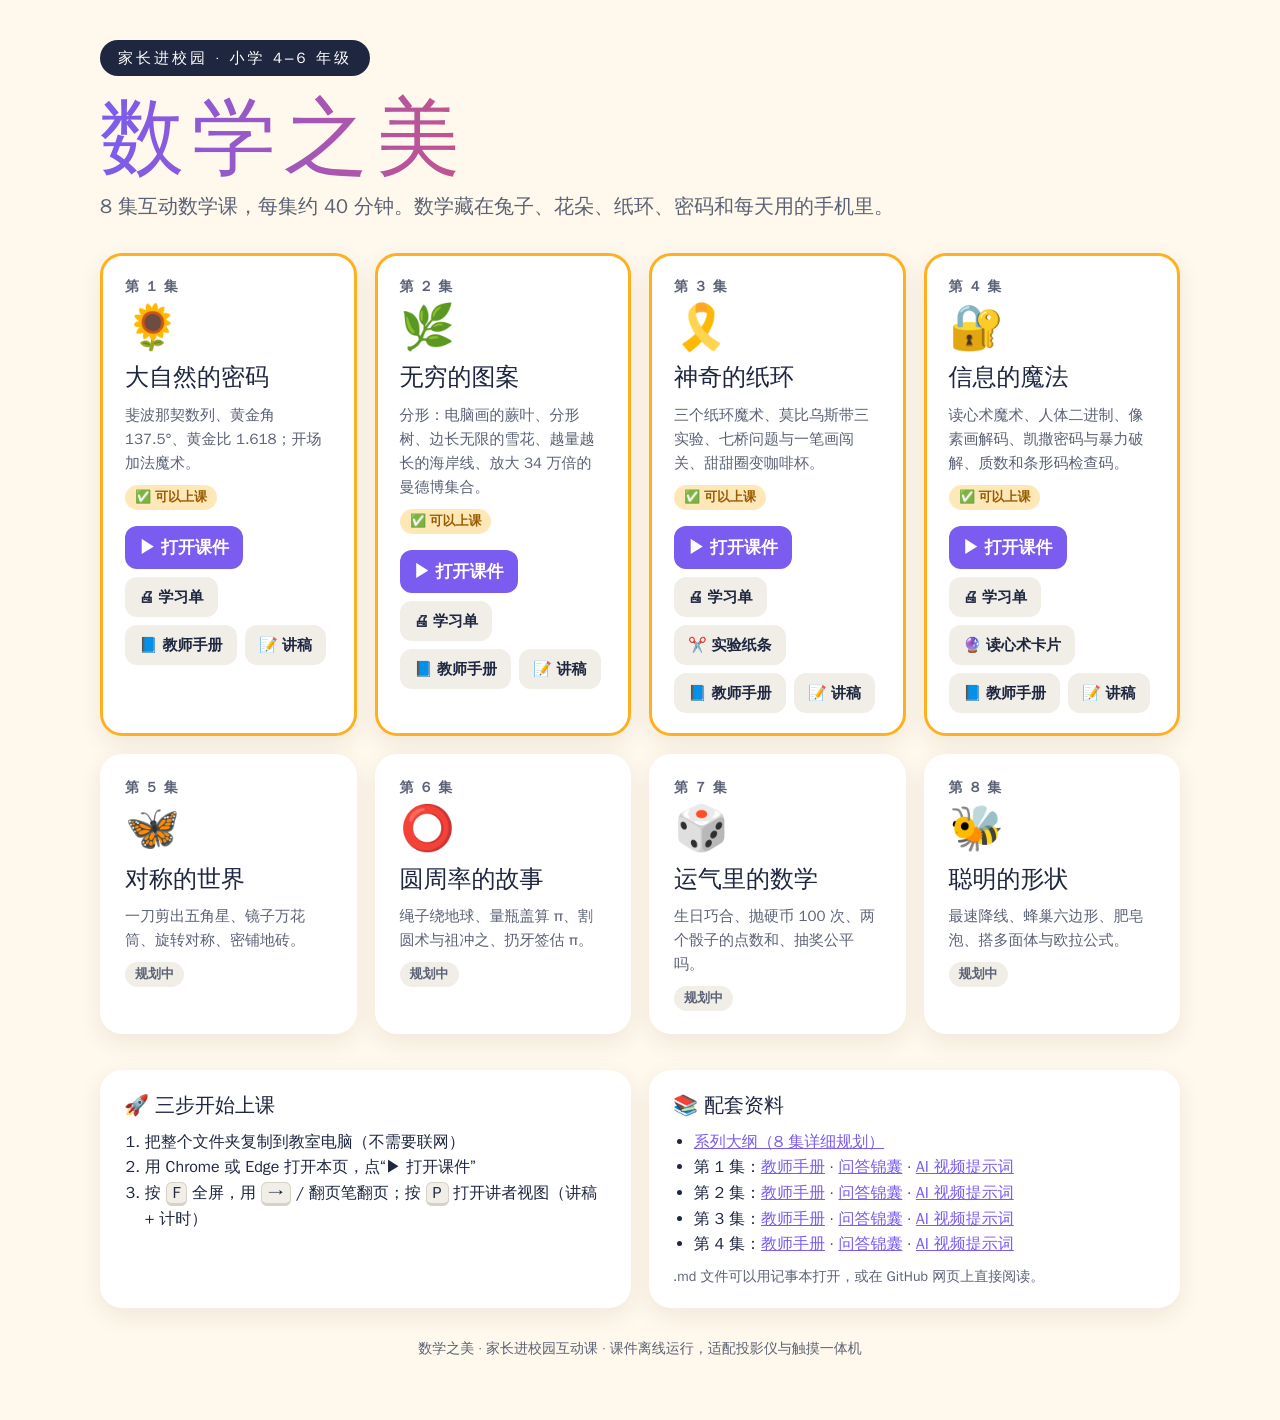
<file: index.html>
<!DOCTYPE html>
<html lang="zh-CN">
<head>
<meta charset="UTF-8">
<meta name="viewport" content="width=device-width, initial-scale=1">
<title>数学之美 · 系列课</title>
<style>
  :root { --bg: #FFF8EC; --ink: #1E2640; --muted: #5B6275; --line: #EADFCB; --grape: #7B5CF0; --coral: #F04E4B; }
  * { box-sizing: border-box; }
  body {
    margin: 0; background: var(--bg); color: var(--ink);
    font-family: "HarmonyOS Sans SC", "PingFang SC", "Microsoft YaHei", "微软雅黑", "Noto Sans CJK SC", "WenQuanYi Zen Hei", sans-serif;
    line-height: 1.6;
  }
  .wrap { max-width: 1120px; margin: 0 auto; padding: 40px 20px 60px; }
  .pill { display: inline-block; background: var(--ink); color: #fff; font-weight: 700; letter-spacing: 3px; padding: 6px 18px; border-radius: 999px; font-size: 15px; }
  h1 { font-size: clamp(44px, 8vw, 84px); margin: 14px 0 4px; letter-spacing: 8px; line-height: 1.15;
    background: linear-gradient(90deg, #7B5CF0, #F04E4B 55%, #FF9F1C); -webkit-background-clip: text; background-clip: text; color: transparent; }
  .sub { font-size: 20px; color: var(--muted); margin: 0 0 30px; }
  .grid { display: grid; grid-template-columns: repeat(auto-fill, minmax(250px, 1fr)); gap: 18px; }
  .ep {
    background: #fff; border-radius: 22px; padding: 20px 22px; box-shadow: 0 8px 24px rgba(60,40,10,.08);
    display: flex; flex-direction: column; gap: 6px; border: 3px solid transparent;
  }
  .ep.ready { border-color: #FFB020; }
  .ep .no { font-size: 14px; font-weight: 800; color: var(--muted); letter-spacing: 2px; }
  .ep .emoji { font-size: 44px; line-height: 1.1; }
  .ep h2 { margin: 0; font-size: 24px; }
  .ep p { margin: 0; color: var(--muted); font-size: 15px; }
  .ep .tag { align-self: flex-start; font-size: 13px; font-weight: 800; padding: 2px 10px; border-radius: 999px; background: #F1EEE8; color: var(--muted); margin-top: 4px; }
  .ep.ready .tag { background: #FFE8B8; color: #9A5B00; }
  .links { display: flex; flex-wrap: wrap; gap: 8px; margin-top: 10px; }
  .links a { text-decoration: none; font-weight: 800; font-size: 15px; padding: 8px 14px; border-radius: 12px; background: #F1EEE8; color: var(--ink); }
  .links a.go { background: var(--grape); color: #fff; font-size: 17px; }
  section.info { margin-top: 36px; display: grid; grid-template-columns: repeat(auto-fit, minmax(320px, 1fr)); gap: 18px; }
  .box { background: #fff; border-radius: 22px; padding: 20px 24px; box-shadow: 0 8px 24px rgba(60,40,10,.08); }
  .box h3 { margin: 0 0 8px; font-size: 20px; }
  .box ol, .box ul { margin: 0; padding-left: 1.3em; }
  .box a { color: var(--grape); font-weight: 700; }
  kbd { background: #F1EEE8; border: 1px solid #D8D2C6; border-bottom-width: 3px; border-radius: 6px; padding: 0 6px; font-family: inherit; font-weight: 700; }
  footer { margin-top: 30px; color: var(--muted); font-size: 14px; text-align: center; }
</style>
</head>
<body>
<div class="wrap">
  <span class="pill">家长进校园 · 小学 4–6 年级</span>
  <h1>数学之美</h1>
  <p class="sub">8 集互动数学课，每集约 40 分钟。数学藏在兔子、花朵、纸环、密码和每天用的手机里。</p>

  <div class="grid">
    <div class="ep ready">
      <span class="no">第 1 集</span><span class="emoji">🌻</span>
      <h2>大自然的密码</h2>
      <p>斐波那契数列、黄金角 137.5°、黄金比 1.618；开场加法魔术。</p>
      <span class="tag">✅ 可以上课</span>
      <div class="links">
        <a class="go" href="episodes/ep01/index.html">▶ 打开课件</a>
        <a href="printables/ep01-学习单.html">🖨 学习单</a>
        <a href="docs/第1集/教师手册.md">📘 教师手册</a>
        <a href="docs/第1集/逐页讲稿.md">📝 讲稿</a>
      </div>
    </div>
    <div class="ep ready">
      <span class="no">第 2 集</span><span class="emoji">🌿</span>
      <h2>无穷的图案</h2>
      <p>分形：电脑画的蕨叶、分形树、边长无限的雪花、越量越长的海岸线、放大 34 万倍的曼德博集合。</p>
      <span class="tag">✅ 可以上课</span>
      <div class="links">
        <a class="go" href="episodes/ep02/index.html">▶ 打开课件</a>
        <a href="printables/ep02-学习单.html">🖨 学习单</a>
        <a href="docs/第2集/教师手册.md">📘 教师手册</a>
        <a href="docs/第2集/逐页讲稿.md">📝 讲稿</a>
      </div>
    </div>
    <div class="ep ready">
      <span class="no">第 3 集</span><span class="emoji">🎗️</span>
      <h2>神奇的纸环</h2>
      <p>三个纸环魔术、莫比乌斯带三实验、七桥问题与一笔画闯关、甜甜圈变咖啡杯。</p>
      <span class="tag">✅ 可以上课</span>
      <div class="links">
        <a class="go" href="episodes/ep03/index.html">▶ 打开课件</a>
        <a href="printables/ep03-学习单.html">🖨 学习单</a>
        <a href="printables/ep03-纸条.html">✂️ 实验纸条</a>
        <a href="docs/第3集/教师手册.md">📘 教师手册</a>
        <a href="docs/第3集/逐页讲稿.md">📝 讲稿</a>
      </div>
    </div>
    <div class="ep ready">
      <span class="no">第 4 集</span><span class="emoji">🔐</span>
      <h2>信息的魔法</h2>
      <p>读心术魔术、人体二进制、像素画解码、凯撒密码与暴力破解、质数和条形码检查码。</p>
      <span class="tag">✅ 可以上课</span>
      <div class="links">
        <a class="go" href="episodes/ep04/index.html">▶ 打开课件</a>
        <a href="printables/ep04-学习单.html">🖨 学习单</a>
        <a href="printables/ep04-读心术卡片.html">🔮 读心术卡片</a>
        <a href="docs/第4集/教师手册.md">📘 教师手册</a>
        <a href="docs/第4集/逐页讲稿.md">📝 讲稿</a>
      </div>
    </div>
    <div class="ep"><span class="no">第 5 集</span><span class="emoji">🦋</span><h2>对称的世界</h2><p>一刀剪出五角星、镜子万花筒、旋转对称、密铺地砖。</p><span class="tag">规划中</span></div>
    <div class="ep"><span class="no">第 6 集</span><span class="emoji">⭕</span><h2>圆周率的故事</h2><p>绳子绕地球、量瓶盖算 π、割圆术与祖冲之、扔牙签估 π。</p><span class="tag">规划中</span></div>
    <div class="ep"><span class="no">第 7 集</span><span class="emoji">🎲</span><h2>运气里的数学</h2><p>生日巧合、抛硬币 100 次、两个骰子的点数和、抽奖公平吗。</p><span class="tag">规划中</span></div>
    <div class="ep"><span class="no">第 8 集</span><span class="emoji">🐝</span><h2>聪明的形状</h2><p>最速降线、蜂巢六边形、肥皂泡、搭多面体与欧拉公式。</p><span class="tag">规划中</span></div>
  </div>

  <section class="info">
    <div class="box">
      <h3>🚀 三步开始上课</h3>
      <ol>
        <li>把整个文件夹复制到教室电脑（不需要联网）</li>
        <li>用 <b>Chrome</b> 或 <b>Edge</b> 打开本页，点“▶ 打开课件”</li>
        <li>按 <kbd>F</kbd> 全屏，用 <kbd>→</kbd> / 翻页笔翻页；按 <kbd>P</kbd> 打开讲者视图（讲稿 + 计时）</li>
      </ol>
    </div>
    <div class="box">
      <h3>📚 配套资料</h3>
      <ul>
        <li><a href="docs/系列大纲.md">系列大纲（8 集详细规划）</a></li>
        <li>第 1 集：<a href="docs/第1集/教师手册.md">教师手册</a> · <a href="docs/第1集/问答锦囊.md">问答锦囊</a> · <a href="docs/第1集/AI视频提示词.md">AI 视频提示词</a></li>
        <li>第 2 集：<a href="docs/第2集/教师手册.md">教师手册</a> · <a href="docs/第2集/问答锦囊.md">问答锦囊</a> · <a href="docs/第2集/AI视频提示词.md">AI 视频提示词</a></li>
        <li>第 3 集：<a href="docs/第3集/教师手册.md">教师手册</a> · <a href="docs/第3集/问答锦囊.md">问答锦囊</a> · <a href="docs/第3集/AI视频提示词.md">AI 视频提示词</a></li>
        <li>第 4 集：<a href="docs/第4集/教师手册.md">教师手册</a> · <a href="docs/第4集/问答锦囊.md">问答锦囊</a> · <a href="docs/第4集/AI视频提示词.md">AI 视频提示词</a></li>
      </ul>
      <p style="margin:8px 0 0;color:#5B6275;font-size:14px">.md 文件可以用记事本打开，或在 GitHub 网页上直接阅读。</p>
    </div>
  </section>

  <footer>数学之美 · 家长进校园互动课 · 课件离线运行，适配投影仪与触摸一体机</footer>
</div>
</body>
</html>
</file>
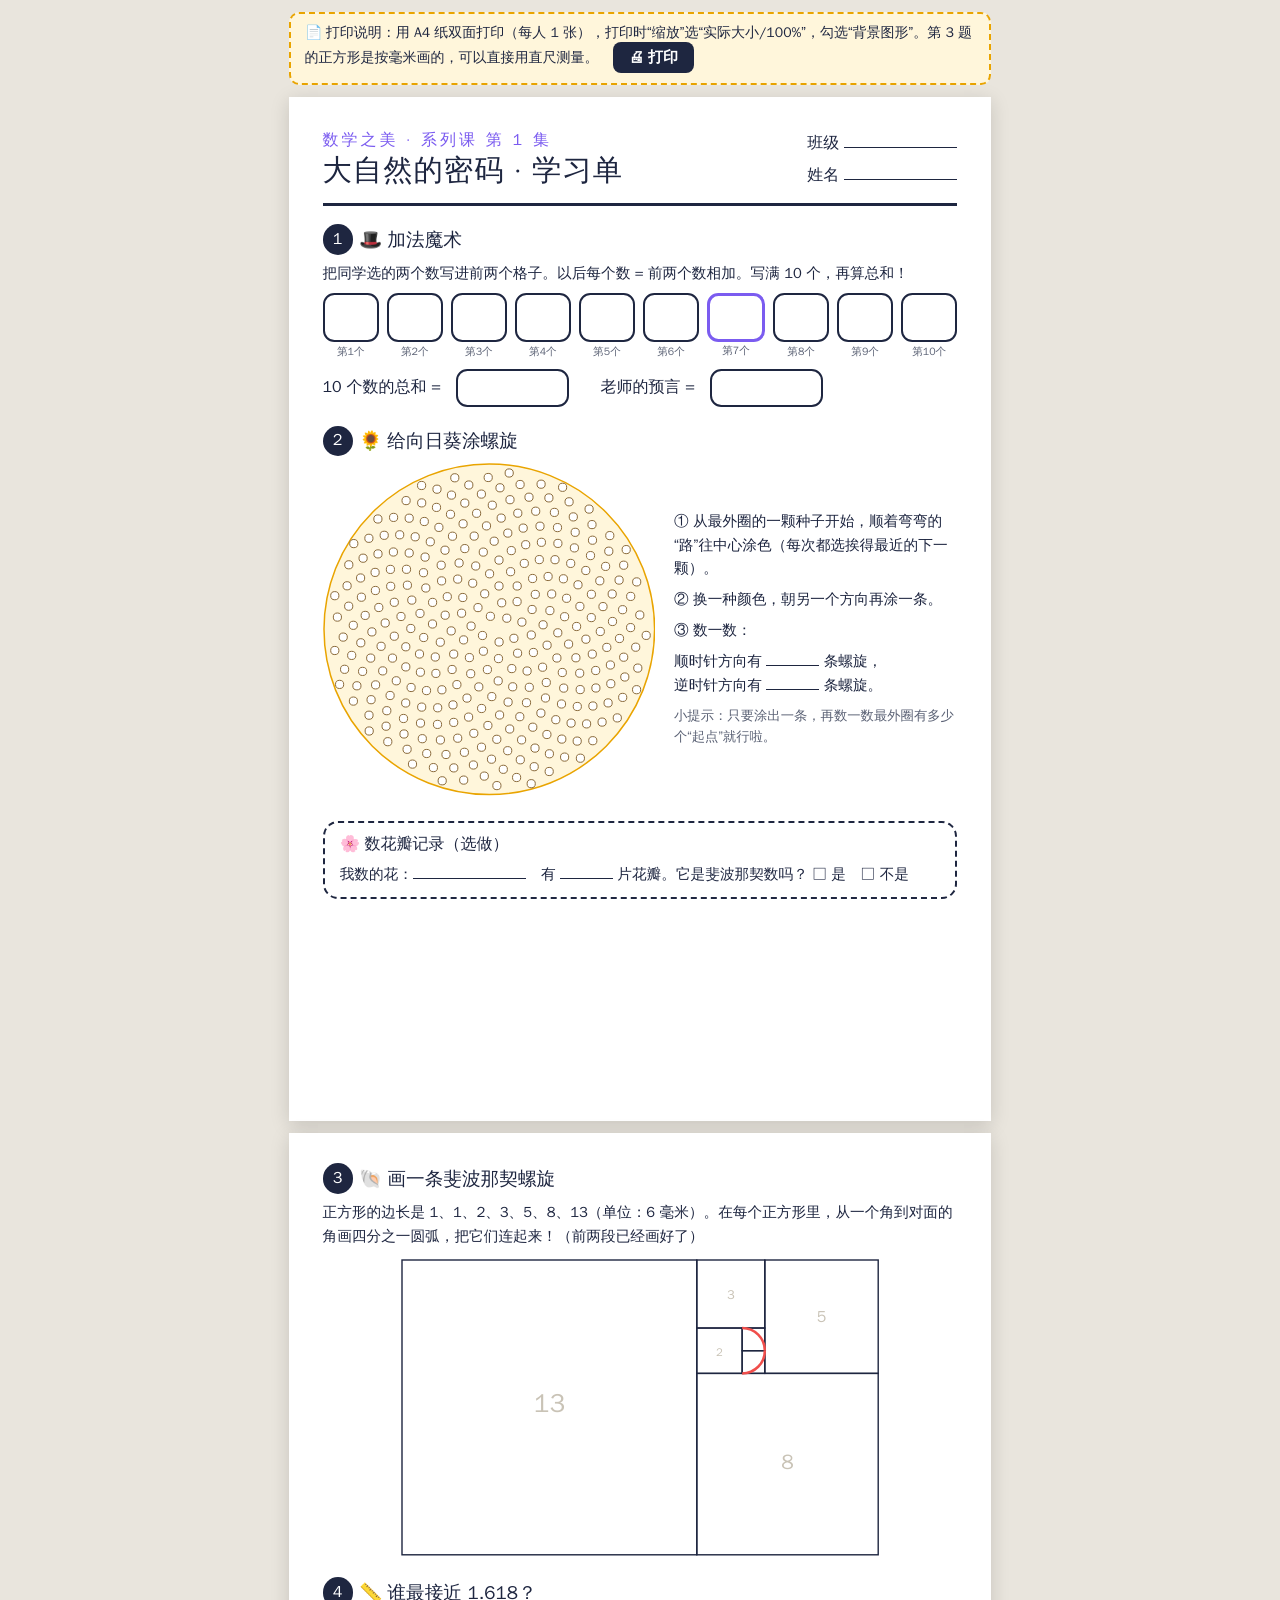
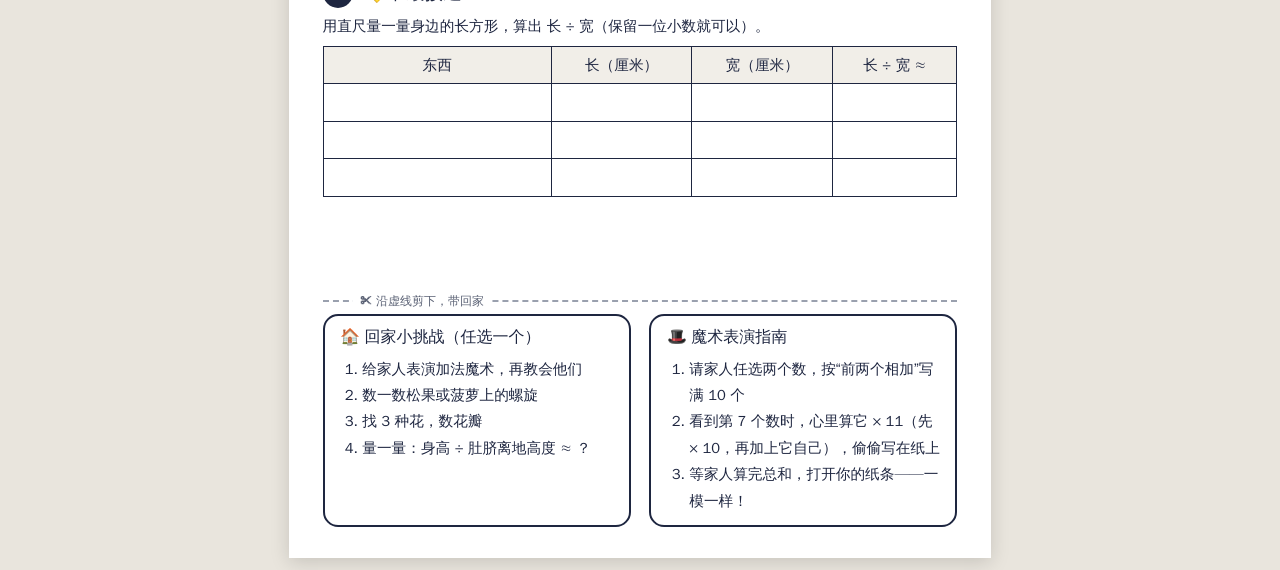
<file: printables/ep01-学习单.html>
<!DOCTYPE html>
<html lang="zh-CN">
<head>
<meta charset="UTF-8">
<title>第1集 大自然的密码 · 学习单</title>
<style>
  @page { size: A4 portrait; margin: 12mm; }
  * { box-sizing: border-box; }
  body {
    margin: 0; background: #E9E5DD; color: #1E2640;
    font-family: "PingFang SC", "Microsoft YaHei", "微软雅黑", "Noto Sans CJK SC", "WenQuanYi Zen Hei", sans-serif;
    -webkit-print-color-adjust: exact; print-color-adjust: exact;
  }
  .tip { max-width: 186mm; margin: 12px auto; background: #FFF6DB; border: 2px dashed #E9A400; border-radius: 10px; padding: 10px 14px; font-size: 14px; }
  .tip button { font-size: 15px; font-weight: 800; padding: 6px 16px; border-radius: 8px; border: 0; background: #1E2640; color: #fff; cursor: pointer; margin-left: 10px; }
  .page {
    width: 186mm; min-height: 271mm; margin: 12px auto; padding: 8mm 9mm;
    background: #fff; box-shadow: 0 4px 18px rgba(0,0,0,.15);
    display: flex; flex-direction: column; gap: 5mm;
  }
  @media print {
    body { background: #fff; }
    .tip { display: none; }
    .page { margin: 0; box-shadow: none; padding: 0; page-break-after: always; min-height: auto; height: 271mm; }
  }
  header { display: flex; align-items: flex-end; justify-content: space-between; border-bottom: 3px solid #1E2640; padding-bottom: 3mm; }
  header h1 { margin: 0; font-size: 22pt; letter-spacing: 1px; }
  header h1 small { font-size: 12pt; font-weight: 700; color: #7B5CF0; display: block; letter-spacing: 3px; }
  header .who { font-size: 12pt; line-height: 2; }
  header .who span { display: inline-block; width: 30mm; border-bottom: 1px solid #1E2640; }
  h2 { margin: 0 0 2mm; font-size: 14pt; display: flex; align-items: center; gap: 6px; }
  h2 .n { background: #1E2640; color: #fff; border-radius: 50%; width: 8mm; height: 8mm; display: inline-flex; align-items: center; justify-content: center; font-size: 12pt; }
  p { margin: 0 0 2mm; font-size: 11pt; line-height: 1.6; }
  .boxes { display: flex; gap: 2mm; }
  .boxes div { flex: 1; height: 13mm; border: 2px solid #1E2640; border-radius: 3mm; position: relative; }
  .boxes div::after { content: attr(data-l); position: absolute; bottom: -5mm; left: 0; right: 0; text-align: center; font-size: 8pt; color: #5B6275; }
  .boxes div.s7 { border-color: #7B5CF0; border-width: 3px; }
  .sumline { margin-top: 7mm; font-size: 12pt; display: flex; gap: 4mm; align-items: center; }
  .sumline span { display: inline-block; width: 30mm; height: 10mm; border: 2px solid #1E2640; border-radius: 3mm; }
  .seed-wrap { display: flex; gap: 5mm; align-items: center; }
  .seed-wrap svg { flex: none; }
  .fill { display: inline-block; min-width: 14mm; border-bottom: 1.5px solid #1E2640; }
  table { border-collapse: collapse; width: 100%; font-size: 11pt; }
  th, td { border: 1.5px solid #1E2640; padding: 2.2mm 2mm; text-align: center; }
  th { background: #F1EEE8; }
  .guess { font-size: 11pt; }
  .card { border: 2px solid #1E2640; border-radius: 4mm; padding: 3mm 4mm; }
  .card.soft { border-style: dashed; }
  ol { margin: 0; padding-left: 6mm; font-size: 11pt; line-height: 1.8; }
  .cut { border-top: 2px dashed #9AA0AE; margin-top: auto; padding-top: 3mm; position: relative; }
  .cut::before { content: "✂ 沿虚线剪下，带回家"; position: absolute; top: -9px; left: 8mm; background: #fff; padding: 0 2mm; font-size: 9pt; color: #5B6275; }
</style>
</head>
<body>

<div class="tip">📄 打印说明：用 A4 纸<b>双面</b>打印（每人 1 张），打印时“缩放”选“实际大小/100%”，勾选“背景图形”。第 3 题的正方形是按毫米画的，可以直接用直尺测量。
  <button onclick="window.print()">🖨 打印</button></div>

<!-- ======================= 第 1 页 ======================= -->
<div class="page">
  <header>
    <h1><small>数学之美 · 系列课 第 1 集</small>大自然的密码 · 学习单</h1>
    <div class="who">班级 <span></span><br>姓名 <span></span></div>
  </header>

  <section>
    <h2><span class="n">1</span>🎩 加法魔术</h2>
    <p>把同学选的两个数写进前两个格子。以后每个数 = <b>前两个数相加</b>。写满 10 个，再算总和！</p>
    <div class="boxes">
      <div data-l="第1个"></div><div data-l="第2个"></div><div data-l="第3个"></div><div data-l="第4个"></div><div data-l="第5个"></div>
      <div data-l="第6个"></div><div class="s7" data-l="第7个"></div><div data-l="第8个"></div><div data-l="第9个"></div><div data-l="第10个"></div>
    </div>
    <div class="sumline">10 个数的总和 = <span></span>　老师的预言 = <span></span></div>
  </section>

  <section>
    <h2><span class="n">2</span>🌻 给向日葵涂螺旋</h2>
    <div class="seed-wrap">
      <div id="seedHead"></div>
      <div>
        <p>① 从<b>最外圈</b>的一颗种子开始，顺着弯弯的“路”往中心涂色（每次都选挨得最近的下一颗）。</p>
        <p>② 换一种颜色，朝<b>另一个方向</b>再涂一条。</p>
        <p>③ 数一数：</p>
        <p>顺时针方向有 <span class="fill"></span> 条螺旋，<br>逆时针方向有 <span class="fill"></span> 条螺旋。</p>
        <p style="color:#5B6275;font-size:10pt">小提示：只要涂出一条，再数一数最外圈有多少个“起点”就行啦。</p>
      </div>
    </div>
  </section>

  <section class="card soft">
    <h2 style="font-size:12pt">🌸 数花瓣记录（选做）</h2>
    <p style="margin:0">我数的花：<span class="fill" style="min-width:30mm"></span>　有 <span class="fill"></span> 片花瓣。它是斐波那契数吗？ □ 是　□ 不是</p>
  </section>
</div>

<!-- ======================= 第 2 页 ======================= -->
<div class="page">
  <section>
    <h2><span class="n">3</span>🐚 画一条斐波那契螺旋</h2>
    <p>正方形的边长是 1、1、2、3、5、8、13（单位：6 毫米）。在每个正方形里，从一个角到对面的角画<b>四分之一圆弧</b>，把它们连起来！（前两段已经画好了）</p>
    <div id="fibGrid" style="display:flex;justify-content:center"></div>
  </section>

  <section>
    <h2><span class="n">4</span>📏 谁最接近 1.618？</h2>
    <p>用直尺量一量身边的长方形，算出 <b>长 ÷ 宽</b>（保留一位小数就可以）。</p>
    <table>
      <tr><th style="width:36%">东西</th><th>长（厘米）</th><th>宽（厘米）</th><th>长 ÷ 宽 ≈</th></tr>
      <tr><td style="height:10mm"></td><td></td><td></td><td></td></tr>
      <tr><td style="height:10mm"></td><td></td><td></td><td></td></tr>
      <tr><td style="height:10mm"></td><td></td><td></td><td></td></tr>
    </table>
  </section>

  <div class="cut">
    <div style="display:flex;gap:5mm">
      <div class="card" style="flex:1">
        <h2 style="font-size:12pt">🏠 回家小挑战（任选一个）</h2>
        <ol>
          <li>给家人表演<b>加法魔术</b>，再教会他们</li>
          <li>数一数松果或菠萝上的螺旋</li>
          <li>找 3 种花，数花瓣</li>
          <li>量一量：身高 ÷ 肚脐离地高度 ≈ ？</li>
        </ol>
      </div>
      <div class="card" style="flex:1">
        <h2 style="font-size:12pt">🎩 魔术表演指南</h2>
        <ol>
          <li>请家人任选两个数，按“前两个相加”写满 10 个</li>
          <li>看到<b>第 7 个数</b>时，心里算它 × 11（先 × 10，再加上它自己），偷偷写在纸上</li>
          <li>等家人算完总和，打开你的纸条——一模一样！</li>
        </ol>
      </div>
    </div>
  </div>
</div>

<script>
  // 第 2 题：按黄金角生成向日葵花盘（只画空心圆圈，方便涂色）
  (function () {
    var N = 300, S = 88 * 3.7795, R = S / 2 - 6, GA = Math.PI * (3 - Math.sqrt(5)); // 黄金角（弧度）
    var c = R / Math.sqrt(N), out = [];
    out.push('<svg width="' + S + '" height="' + S + '" viewBox="0 0 ' + S + ' ' + S + '">');
    out.push('<circle cx="' + S / 2 + '" cy="' + S / 2 + '" r="' + (S / 2 - 1) + '" fill="#FFF6DB" stroke="#E9A400" stroke-width="1.5"/>');
    for (var i = 1; i <= N; i++) {
      var r = c * Math.sqrt(i), a = i * GA;
      out.push('<circle cx="' + (S / 2 + r * Math.cos(a)).toFixed(1) + '" cy="' + (S / 2 + r * Math.sin(a)).toFixed(1) +
        '" r="' + (c * 0.44).toFixed(1) + '" fill="#fff" stroke="#8A6A3A" stroke-width="1"/>');
    }
    out.push('</svg>');
    document.getElementById('seedHead').innerHTML = out.join('');
  })();

  // 第 3 题：斐波那契正方形（单位 6 毫米），前两段弧已画好
  (function () {
    var U = 6 * 3.7795, fib = [1, 1, 2, 3, 5, 8, 13], sq = [], rect = { x: 0, y: 0, w: 1, h: 1 };
    sq.push({ x: 0, y: 0, s: 1 });
    for (var k = 1; k < fib.length; k++) {
      var s = fib[k], d = (k - 1) % 4, q;
      if (d === 0) { q = { x: rect.x + rect.w, y: rect.y, s: s }; rect.w += s; }
      else if (d === 1) { q = { x: rect.x, y: rect.y - s, s: s }; rect.y -= s; rect.h += s; }
      else if (d === 2) { q = { x: rect.x - s, y: rect.y, s: s }; rect.x -= s; rect.w += s; }
      else { q = { x: rect.x, y: rect.y + rect.h, s: s }; rect.h += s; }
      sq.push(q);
    }
    // 横过来画（x、y 对调），让图形变成“宽 21 × 高 13”，正好放得下
    var pad = 4, W = rect.h * U + pad * 2, H = rect.w * U + pad * 2;
    function PX(x, y) { return (y - rect.y) * U + pad; } function PY(x, y) { return (x - rect.x) * U + pad; }
    var out = ['<svg width="' + W + '" height="' + H + '" viewBox="0 0 ' + W + ' ' + H + '">'];
    sq.forEach(function (q) {
      var x0 = PX(q.x, q.y), y0 = PY(q.x, q.y);
      out.push('<rect x="' + x0 + '" y="' + y0 + '" width="' + q.s * U + '" height="' + q.s * U + '" fill="none" stroke="#1E2640" stroke-width="1.4"/>');
      if (q.s >= 2) out.push('<text x="' + (x0 + q.s * U / 2) + '" y="' + (y0 + q.s * U / 2 + 5) + '" text-anchor="middle" font-size="' + Math.min(26, 8 + q.s * 1.6) + '" fill="#C9C3B6" font-weight="700">' + q.s + '</text>');
    });
    // 前两段示范弧：正方形 0（圆心在右上角），正方形 1（圆心在左上角）
    // （对调 x、y 后，弧的旋转方向也跟着反过来，所以 sweep 标志用 1）
    out.push('<path d="M ' + PX(0, 0) + ' ' + PY(0, 0) + ' A ' + U + ' ' + U + ' 0 0 1 ' + PX(1, 1) + ' ' + PY(1, 1) + '" fill="none" stroke="#F04E4B" stroke-width="2.5"/>');
    out.push('<path d="M ' + PX(1, 1) + ' ' + PY(1, 1) + ' A ' + U + ' ' + U + ' 0 0 1 ' + PX(2, 0) + ' ' + PY(2, 0) + '" fill="none" stroke="#F04E4B" stroke-width="2.5"/>');
    out.push('</svg>');
    document.getElementById('fibGrid').innerHTML = out.join('');
  })();
</script>
</body>
</html>
</file>
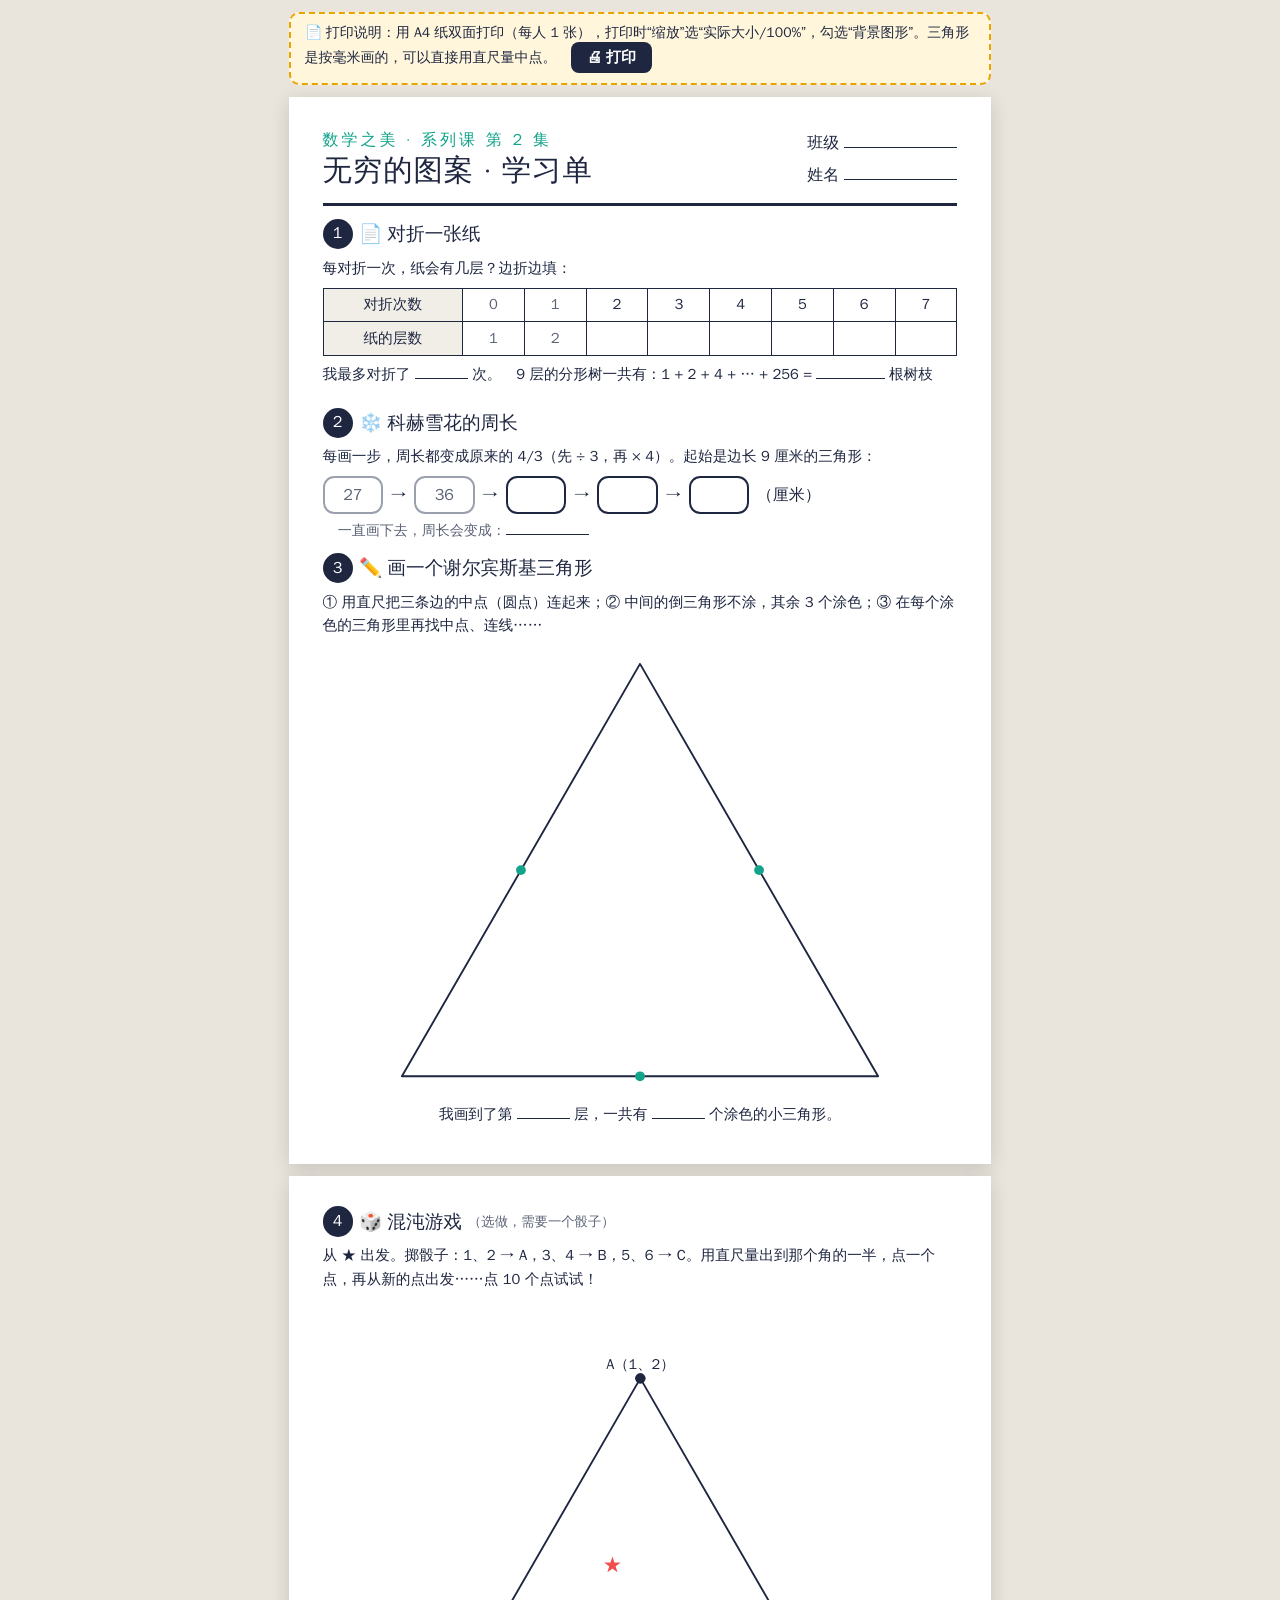
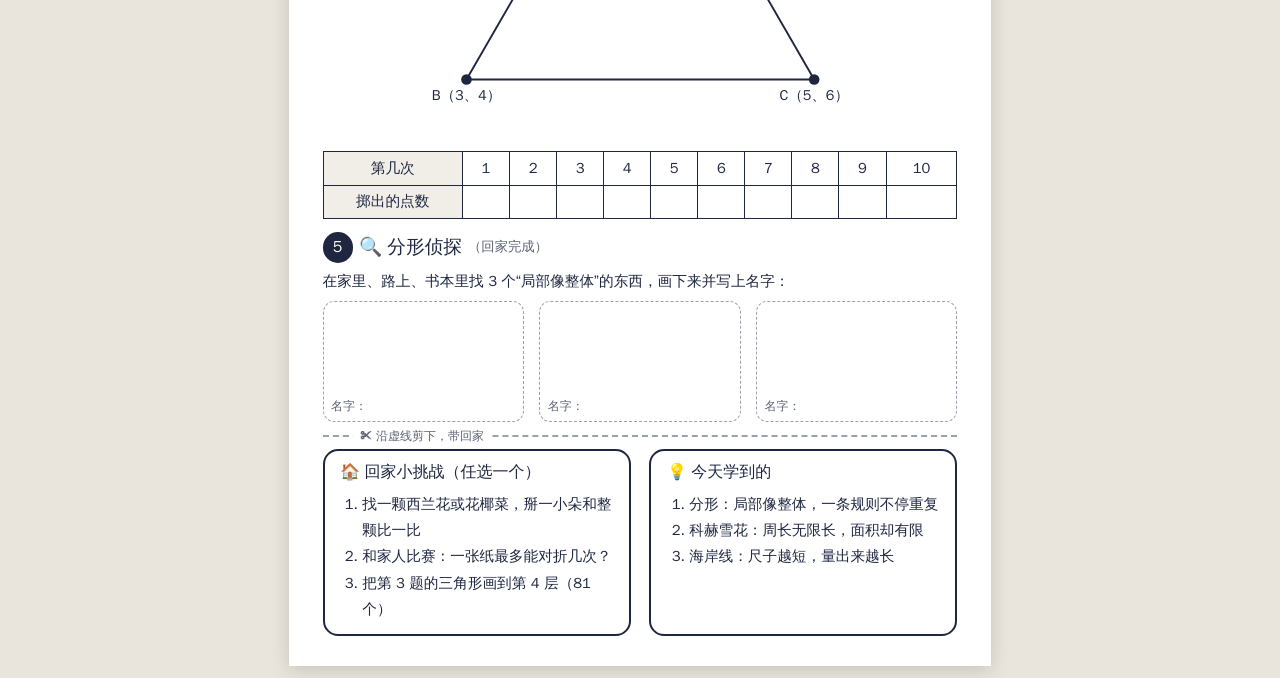
<file: printables/ep02-学习单.html>
<!DOCTYPE html>
<html lang="zh-CN">
<head>
<meta charset="UTF-8">
<title>第2集 无穷的图案 · 学习单</title>
<style>
  @page { size: A4 portrait; margin: 12mm; }
  * { box-sizing: border-box; }
  body {
    margin: 0; background: #E9E5DD; color: #1E2640;
    font-family: "PingFang SC", "Microsoft YaHei", "微软雅黑", "Noto Sans CJK SC", "WenQuanYi Zen Hei", sans-serif;
    -webkit-print-color-adjust: exact; print-color-adjust: exact;
  }
  .tip { max-width: 186mm; margin: 12px auto; background: #FFF6DB; border: 2px dashed #E9A400; border-radius: 10px; padding: 10px 14px; font-size: 14px; }
  .tip button { font-size: 15px; font-weight: 800; padding: 6px 16px; border-radius: 8px; border: 0; background: #1E2640; color: #fff; cursor: pointer; margin-left: 10px; }
  .page {
    width: 186mm; min-height: 271mm; margin: 12px auto; padding: 8mm 9mm;
    background: #fff; box-shadow: 0 4px 18px rgba(0,0,0,.15);
    display: flex; flex-direction: column; gap: 3.5mm;
  }
  @media print {
    body { background: #fff; }
    .tip { display: none; }
    .page { margin: 0; box-shadow: none; padding: 0; page-break-after: always; min-height: auto; height: 271mm; }
  }
  header { display: flex; align-items: flex-end; justify-content: space-between; border-bottom: 3px solid #1E2640; padding-bottom: 3mm; }
  header h1 { margin: 0; font-size: 22pt; letter-spacing: 1px; }
  header h1 small { font-size: 12pt; font-weight: 700; color: #12A38A; display: block; letter-spacing: 3px; }
  header .who { font-size: 12pt; line-height: 2; }
  header .who span { display: inline-block; width: 30mm; border-bottom: 1px solid #1E2640; }
  h2 { margin: 0 0 2mm; font-size: 14pt; display: flex; align-items: center; gap: 6px; }
  h2 .n { background: #1E2640; color: #fff; border-radius: 50%; width: 8mm; height: 8mm; display: inline-flex; align-items: center; justify-content: center; font-size: 12pt; }
  h2 .opt { font-size: 10pt; color: #5B6275; font-weight: 600; }
  p { margin: 0 0 2mm; font-size: 11pt; line-height: 1.6; }
  table { border-collapse: collapse; width: 100%; font-size: 11pt; }
  th, td { border: 1.5px solid #1E2640; padding: 1.8mm 1mm; text-align: center; }
  th { background: #F1EEE8; font-weight: 700; }
  td.given { color: #5B6275; }
  .fill { display: inline-block; min-width: 14mm; border-bottom: 1.5px solid #1E2640; }
  .chain { display: flex; align-items: center; gap: 2mm; font-size: 12pt; flex-wrap: wrap; }
  .chain b { display: inline-flex; width: 16mm; height: 10mm; border: 2px solid #1E2640; border-radius: 3mm; align-items: center; justify-content: center; }
  .chain b.given { border-color: #9AA0AE; color: #5B6275; font-weight: 700; }
  .center { display: flex; justify-content: center; }
  .card { border: 2px solid #1E2640; border-radius: 4mm; padding: 3mm 4mm; }
  .boxes3 { display: flex; gap: 4mm; }
  .boxes3 div { flex: 1; height: 32mm; border: 1.5px dashed #9AA0AE; border-radius: 3mm; position: relative; }
  .boxes3 div span { position: absolute; left: 2mm; bottom: 1.5mm; font-size: 9pt; color: #5B6275; }
  ol { margin: 0; padding-left: 6mm; font-size: 11pt; line-height: 1.8; }
  .cut { border-top: 2px dashed #9AA0AE; margin-top: auto; padding-top: 3mm; position: relative; }
  .cut::before { content: "✂ 沿虚线剪下，带回家"; position: absolute; top: -9px; left: 8mm; background: #fff; padding: 0 2mm; font-size: 9pt; color: #5B6275; }
</style>
</head>
<body>

<div class="tip">📄 打印说明：用 A4 纸<b>双面</b>打印（每人 1 张），打印时“缩放”选“实际大小/100%”，勾选“背景图形”。三角形是按毫米画的，可以直接用直尺量中点。
  <button onclick="window.print()">🖨 打印</button></div>

<!-- ======================= 第 1 页 ======================= -->
<div class="page">
  <header>
    <h1><small>数学之美 · 系列课 第 2 集</small>无穷的图案 · 学习单</h1>
    <div class="who">班级 <span></span><br>姓名 <span></span></div>
  </header>

  <section>
    <h2><span class="n">1</span>📄 对折一张纸</h2>
    <p>每对折一次，纸会有几层？边折边填：</p>
    <table>
      <tr><th style="width:22%">对折次数</th><td class="given">0</td><td class="given">1</td><td>2</td><td>3</td><td>4</td><td>5</td><td>6</td><td>7</td></tr>
      <tr><th>纸的层数</th><td class="given">1</td><td class="given">2</td><td></td><td></td><td></td><td></td><td></td><td></td></tr>
    </table>
    <p style="margin-top:2mm">我最多对折了 <span class="fill"></span> 次。　9 层的分形树一共有：1 + 2 + 4 + … + 256 = <span class="fill" style="min-width:18mm"></span> 根树枝</p>
  </section>

  <section>
    <h2><span class="n">2</span>❄️ 科赫雪花的周长</h2>
    <p>每画一步，周长都变成原来的 <b>4/3</b>（先 ÷ 3，再 × 4）。起始是边长 9 厘米的三角形：</p>
    <div class="chain">
      <b class="given">27</b>→<b class="given">36</b>→<b></b>→<b></b>→<b></b>（厘米）
      <span style="margin-left:4mm;font-size:10.5pt;color:#5B6275">一直画下去，周长会变成：<span class="fill" style="min-width:22mm"></span></span>
    </div>
  </section>

  <section>
    <h2><span class="n">3</span>✏️ 画一个谢尔宾斯基三角形</h2>
    <p>① 用直尺把三条边的<b>中点</b>（圆点）连起来；② 中间的倒三角形不涂，其余 3 个涂色；③ 在每个涂色的三角形里再找中点、连线……</p>
    <div class="center" id="sierp"></div>
    <p style="text-align:center;margin-top:2mm">我画到了第 <span class="fill"></span> 层，一共有 <span class="fill"></span> 个涂色的小三角形。</p>
  </section>
</div>

<!-- ======================= 第 2 页 ======================= -->
<div class="page">
  <section>
    <h2><span class="n">4</span>🎲 混沌游戏 <span class="opt">（选做，需要一个骰子）</span></h2>
    <p>从 ★ 出发。掷骰子：<b>1、2 → A</b>，<b>3、4 → B</b>，<b>5、6 → C</b>。用直尺量出到那个角的<b>一半</b>，点一个点，再从新的点出发……点 10 个点试试！</p>
    <div class="center" id="chaos"></div>
    <table style="margin-top:2mm">
      <tr><th style="width:22%">第几次</th><td>1</td><td>2</td><td>3</td><td>4</td><td>5</td><td>6</td><td>7</td><td>8</td><td>9</td><td>10</td></tr>
      <tr><th>掷出的点数</th><td></td><td></td><td></td><td></td><td></td><td></td><td></td><td></td><td></td><td></td></tr>
    </table>
  </section>

  <section>
    <h2><span class="n">5</span>🔍 分形侦探 <span class="opt">（回家完成）</span></h2>
    <p>在家里、路上、书本里找 3 个“局部像整体”的东西，画下来并写上名字：</p>
    <div class="boxes3"><div><span>名字：</span></div><div><span>名字：</span></div><div><span>名字：</span></div></div>
  </section>

  <div class="cut">
    <div style="display:flex;gap:5mm">
      <div class="card" style="flex:1">
        <h2 style="font-size:12pt">🏠 回家小挑战（任选一个）</h2>
        <ol>
          <li>找一颗西兰花或花椰菜，掰一小朵和整颗比一比</li>
          <li>和家人比赛：一张纸最多能对折几次？</li>
          <li>把第 3 题的三角形画到第 4 层（81 个）</li>
        </ol>
      </div>
      <div class="card" style="flex:1">
        <h2 style="font-size:12pt">💡 今天学到的</h2>
        <ol>
          <li><b>分形</b>：局部像整体，一条规则不停重复</li>
          <li>科赫雪花：周长无限长，面积却有限</li>
          <li>海岸线：尺子越短，量出来越长</li>
        </ol>
      </div>
    </div>
  </div>
</div>

<script>
  // 画等边三角形（单位：毫米），可选标出三边中点和起点
  function triangle(side, opts) {
    var h = side * Math.sqrt(3) / 2, pad = opts.labels ? 16 : 5, W = side + pad * 2, H = h + pad * 2 + (opts.labels ? 6 : 0);
    var A = [pad + side / 2, pad + (opts.labels ? 5 : 0)], B = [pad, A[1] + h], C = [pad + side, A[1] + h];
    function mid(p, q) { return [(p[0] + q[0]) / 2, (p[1] + q[1]) / 2]; }
    var out = ['<svg width="' + W + 'mm" height="' + H + 'mm" viewBox="0 0 ' + W + ' ' + H + '">'];
    out.push('<polygon points="' + [A, B, C].map(function (p) { return p.join(','); }).join(' ') + '" fill="none" stroke="#1E2640" stroke-width="0.5" stroke-linejoin="round"/>');
    if (opts.mids) [mid(A, B), mid(B, C), mid(C, A)].forEach(function (p) {
      out.push('<circle cx="' + p[0] + '" cy="' + p[1] + '" r="1.3" fill="#12A38A"/>');
    });
    if (opts.labels) {
      [[A, 'A（1、2）', 0, -2.5], [B, 'B（3、4）', 0, 5.5], [C, 'C（5、6）', 0, 5.5]].forEach(function (l) {
        out.push('<circle cx="' + l[0][0] + '" cy="' + l[0][1] + '" r="1.4" fill="#1E2640"/>');
        out.push('<text x="' + (l[0][0] + l[2]) + '" y="' + (l[0][1] + l[3]) + '" font-size="3.8" font-weight="700" text-anchor="middle" fill="#1E2640">' + l[1] + '</text>');
      });
      var s = [pad + side * 0.42, A[1] + h * 0.62];
      out.push('<text x="' + s[0] + '" y="' + (s[1] + 1.6) + '" font-size="5" text-anchor="middle" fill="#F04E4B">★</text>');
    }
    out.push('</svg>');
    return out.join('');
  }
  document.getElementById('sierp').innerHTML = triangle(126, { mids: true });
  document.getElementById('chaos').innerHTML = triangle(92, { labels: true });
</script>
</body>
</html>
</file>
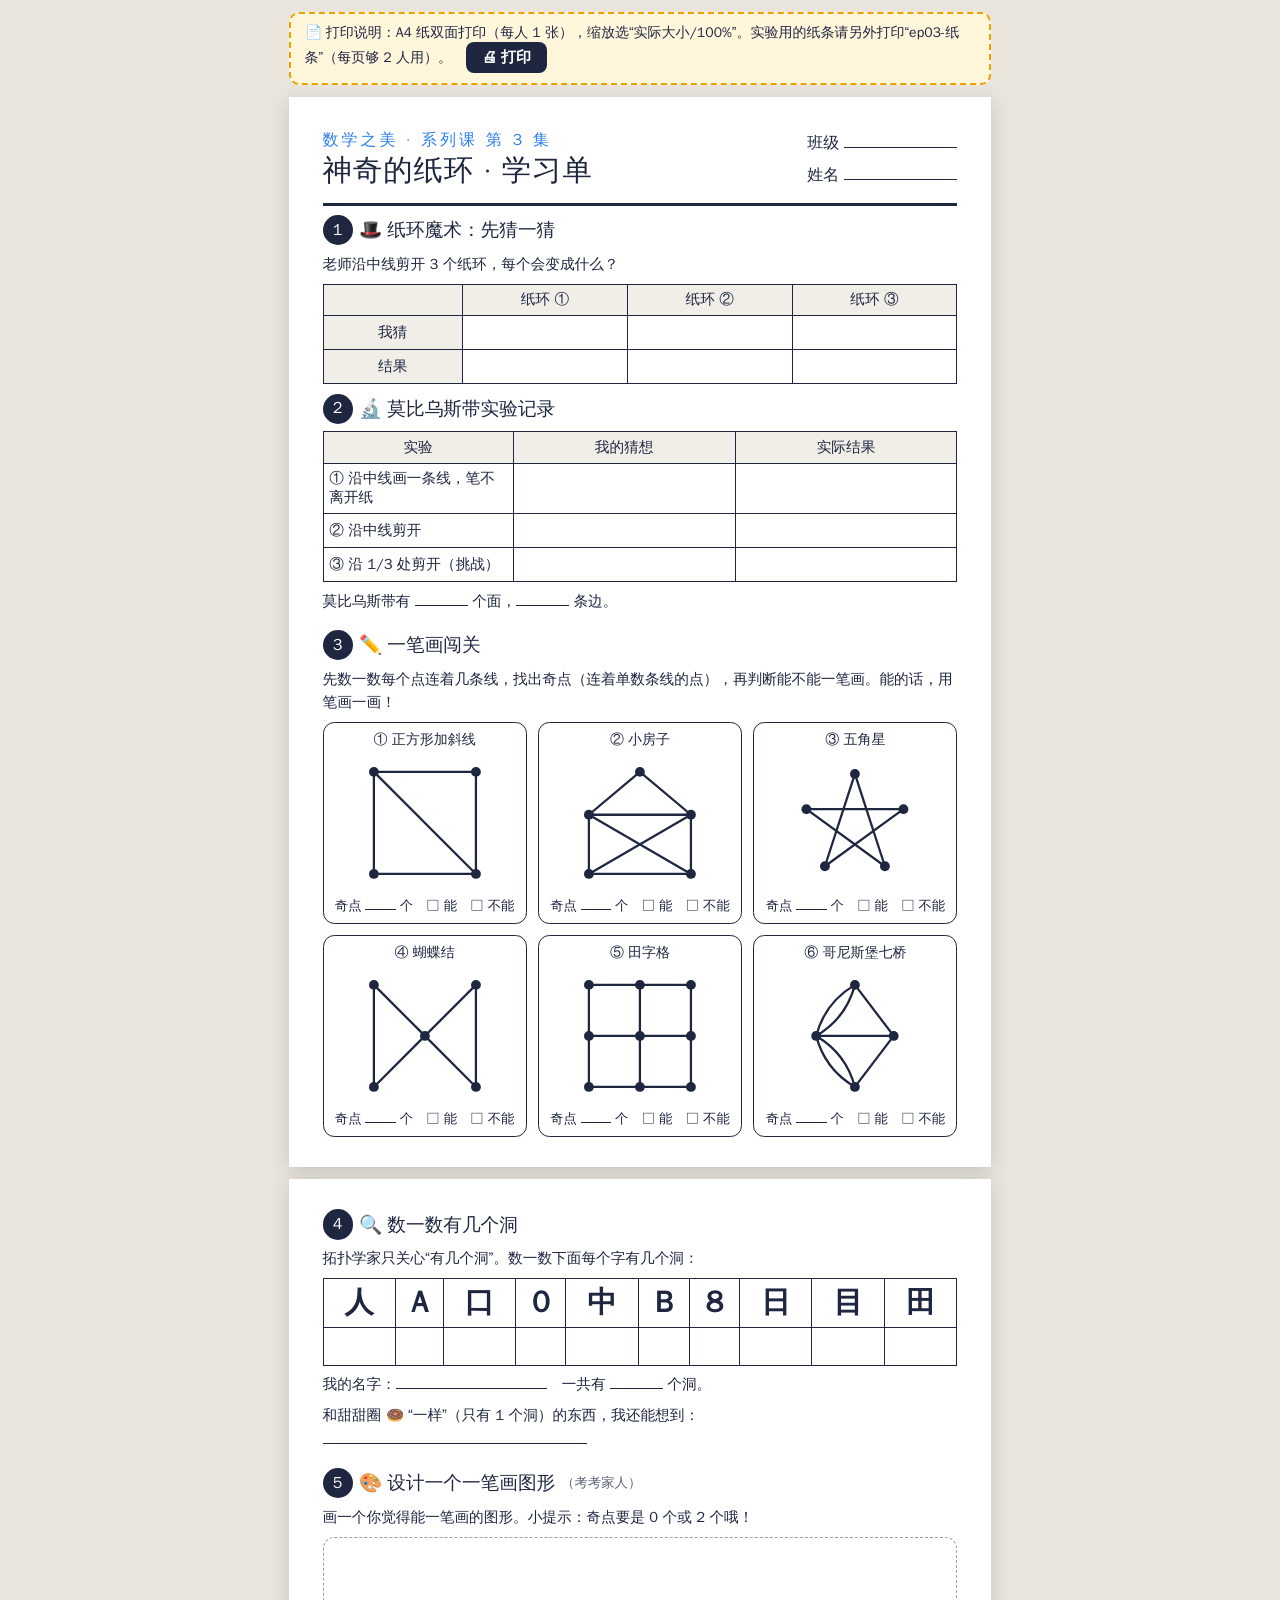
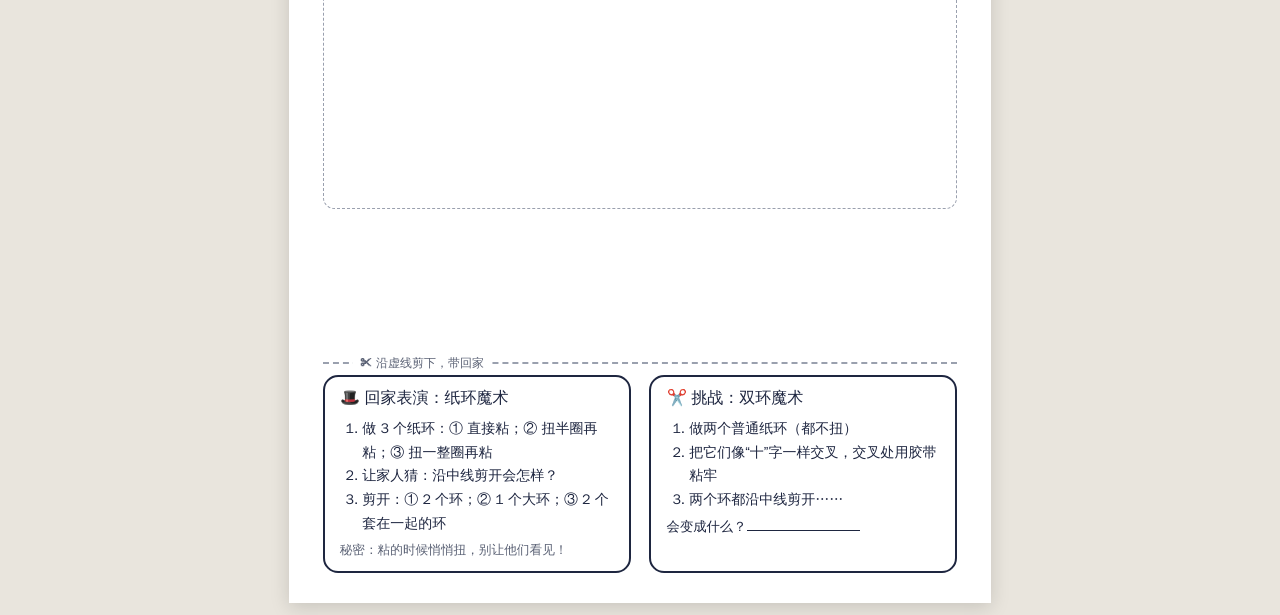
<file: printables/ep03-学习单.html>
<!DOCTYPE html>
<html lang="zh-CN">
<head>
<meta charset="UTF-8">
<title>第3集 神奇的纸环 · 学习单</title>
<style>
  @page { size: A4 portrait; margin: 12mm; }
  * { box-sizing: border-box; }
  body {
    margin: 0; background: #E9E5DD; color: #1E2640;
    font-family: "PingFang SC", "Microsoft YaHei", "微软雅黑", "Noto Sans CJK SC", "WenQuanYi Zen Hei", sans-serif;
    -webkit-print-color-adjust: exact; print-color-adjust: exact;
  }
  .tip { max-width: 186mm; margin: 12px auto; background: #FFF6DB; border: 2px dashed #E9A400; border-radius: 10px; padding: 10px 14px; font-size: 14px; }
  .tip button { font-size: 15px; font-weight: 800; padding: 6px 16px; border-radius: 8px; border: 0; background: #1E2640; color: #fff; cursor: pointer; margin-left: 10px; }
  .page {
    width: 186mm; min-height: 271mm; margin: 12px auto; padding: 8mm 9mm;
    background: #fff; box-shadow: 0 4px 18px rgba(0,0,0,.15);
    display: flex; flex-direction: column; gap: 2.5mm;
  }
  @media print {
    body { background: #fff; }
    .tip { display: none; }
    .page { margin: 0; box-shadow: none; padding: 0; page-break-after: always; min-height: auto; height: 271mm; }
  }
  header { display: flex; align-items: flex-end; justify-content: space-between; border-bottom: 3px solid #1E2640; padding-bottom: 3mm; }
  header h1 { margin: 0; font-size: 22pt; letter-spacing: 1px; }
  header h1 small { font-size: 12pt; font-weight: 700; color: #2F80ED; display: block; letter-spacing: 3px; }
  header .who { font-size: 12pt; line-height: 2; }
  header .who span { display: inline-block; width: 30mm; border-bottom: 1px solid #1E2640; }
  h2 { margin: 0 0 2mm; font-size: 14pt; display: flex; align-items: center; gap: 6px; }
  h2 .n { background: #1E2640; color: #fff; border-radius: 50%; width: 8mm; height: 8mm; display: inline-flex; align-items: center; justify-content: center; font-size: 12pt; }
  h2 .opt { font-size: 10pt; color: #5B6275; font-weight: 600; }
  p { margin: 0 0 2mm; font-size: 11pt; line-height: 1.6; }
  table { border-collapse: collapse; width: 100%; font-size: 11pt; }
  th, td { border: 1.5px solid #1E2640; padding: 1.5mm 1.5mm; text-align: center; }
  th { background: #F1EEE8; font-weight: 700; }
  td.l { text-align: left; }
  .fill { display: inline-block; min-width: 14mm; border-bottom: 1.5px solid #1E2640; }
  .shapes { display: grid; grid-template-columns: repeat(3, 1fr); gap: 3mm; }
  .shape { border: 1.5px solid #1E2640; border-radius: 3mm; padding: 2mm; text-align: center; font-size: 10pt; }
  .shape b { display: block; font-size: 10.5pt; margin-bottom: 1mm; }
  .glyphs td { font-size: 22pt; font-weight: 900; padding: 1mm; }
  .card { border: 2px solid #1E2640; border-radius: 4mm; padding: 3mm 4mm; }
  .draw { height: 72mm; border: 1.5px dashed #9AA0AE; border-radius: 3mm; }
  ol { margin: 0; padding-left: 6mm; font-size: 10.5pt; line-height: 1.7; }
  .cut { border-top: 2px dashed #9AA0AE; margin-top: auto; padding-top: 3mm; position: relative; }
  .cut::before { content: "✂ 沿虚线剪下，带回家"; position: absolute; top: -9px; left: 8mm; background: #fff; padding: 0 2mm; font-size: 9pt; color: #5B6275; }
</style>
</head>
<body>

<div class="tip">📄 打印说明：A4 纸<b>双面</b>打印（每人 1 张），缩放选“实际大小/100%”。实验用的纸条请另外打印“ep03-纸条”（每页够 2 人用）。
  <button onclick="window.print()">🖨 打印</button></div>

<!-- ======================= 第 1 页 ======================= -->
<div class="page">
  <header>
    <h1><small>数学之美 · 系列课 第 3 集</small>神奇的纸环 · 学习单</h1>
    <div class="who">班级 <span></span><br>姓名 <span></span></div>
  </header>

  <section>
    <h2><span class="n">1</span>🎩 纸环魔术：先猜一猜</h2>
    <p>老师沿中线剪开 3 个纸环，每个会变成什么？</p>
    <table>
      <tr><th style="width:22%"></th><th>纸环 ①</th><th>纸环 ②</th><th>纸环 ③</th></tr>
      <tr><th>我猜</th><td style="height:9mm"></td><td></td><td></td></tr>
      <tr><th>结果</th><td style="height:9mm"></td><td></td><td></td></tr>
    </table>
  </section>

  <section>
    <h2><span class="n">2</span>🔬 莫比乌斯带实验记录</h2>
    <table>
      <tr><th style="width:30%">实验</th><th>我的猜想</th><th>实际结果</th></tr>
      <tr><td class="l">① 沿中线画一条线，笔不离开纸</td><td style="height:9mm"></td><td></td></tr>
      <tr><td class="l">② 沿中线剪开</td><td style="height:9mm"></td><td></td></tr>
      <tr><td class="l">③ 沿 1/3 处剪开（挑战）</td><td style="height:9mm"></td><td></td></tr>
    </table>
    <p style="margin-top:2mm">莫比乌斯带有 <span class="fill"></span> 个面，<span class="fill"></span> 条边。</p>
  </section>

  <section>
    <h2><span class="n">3</span>✏️ 一笔画闯关</h2>
    <p>先数一数每个点连着几条线，找出<b>奇点</b>（连着单数条线的点），再判断能不能一笔画。能的话，用笔画一画！</p>
    <div class="shapes" id="shapes"></div>
  </section>
</div>

<!-- ======================= 第 2 页 ======================= -->
<div class="page">
  <section>
    <h2><span class="n">4</span>🔍 数一数有几个洞</h2>
    <p>拓扑学家只关心“有几个洞”。数一数下面每个字有几个洞：</p>
    <table class="glyphs">
      <tr><td>人</td><td>A</td><td>口</td><td>0</td><td>中</td><td>B</td><td>8</td><td>日</td><td>目</td><td>田</td></tr>
      <tr style="height:10mm"><td></td><td></td><td></td><td></td><td></td><td></td><td></td><td></td><td></td><td></td></tr>
    </table>
    <p style="margin-top:2mm">我的名字：<span class="fill" style="min-width:40mm"></span>　一共有 <span class="fill"></span> 个洞。</p>
    <p>和甜甜圈 🍩 “一样”（只有 1 个洞）的东西，我还能想到：<span class="fill" style="min-width:70mm"></span></p>
  </section>

  <section>
    <h2><span class="n">5</span>🎨 设计一个一笔画图形 <span class="opt">（考考家人）</span></h2>
    <p>画一个你觉得<b>能</b>一笔画的图形。小提示：奇点要是 0 个或 2 个哦！</p>
    <div class="draw"></div>
  </section>

  <div class="cut">
    <div style="display:flex;gap:5mm">
      <div class="card" style="flex:1">
        <h2 style="font-size:12pt">🎩 回家表演：纸环魔术</h2>
        <ol>
          <li>做 3 个纸环：① 直接粘；② 扭半圈再粘；③ 扭一整圈再粘</li>
          <li>让家人猜：沿中线剪开会怎样？</li>
          <li>剪开：① 2 个环；② 1 个大环；③ 2 个套在一起的环</li>
        </ol>
        <p style="margin:1mm 0 0;font-size:9.5pt;color:#5B6275">秘密：粘的时候悄悄扭，别让他们看见！</p>
      </div>
      <div class="card" style="flex:1">
        <h2 style="font-size:12pt">✂️ 挑战：双环魔术</h2>
        <ol>
          <li>做两个<b>普通</b>纸环（都不扭）</li>
          <li>把它们像“十”字一样交叉，交叉处用胶带粘牢</li>
          <li>两个环都沿中线剪开……</li>
        </ol>
        <p style="margin:1mm 0 0;font-size:10pt">会变成什么？<span class="fill" style="min-width:30mm"></span></p>
      </div>
    </div>
  </div>
</div>

<script>
  // 第 3 题的 6 个图形（和课件“一笔画闯关”的 6 关一样）
  var TAU = Math.PI * 2;
  var LEVELS = [
    { name: '① 正方形加斜线', nodes: [[0, 0], [1, 0], [1, 1], [0, 1]], edges: [[0, 1], [1, 2], [2, 3], [3, 0], [0, 2]] },
    { name: '② 小房子', nodes: [[0, 1], [1, 1], [1, 0.42], [0, 0.42], [0.5, 0]], edges: [[0, 1], [1, 2], [2, 3], [3, 0], [0, 2], [1, 3], [3, 4], [4, 2]] },
    { name: '③ 五角星', nodes: [0, 1, 2, 3, 4].map(function (i) { var a = -Math.PI / 2 + i * TAU / 5; return [0.5 + 0.5 * Math.cos(a), 0.52 + 0.5 * Math.sin(a)]; }), edges: [[0, 2], [2, 4], [4, 1], [1, 3], [3, 0]] },
    { name: '④ 蝴蝶结', nodes: [[0, 0], [0, 1], [0.5, 0.5], [1, 0], [1, 1]], edges: [[0, 1], [1, 2], [2, 0], [3, 4], [4, 2], [2, 3]] },
    { name: '⑤ 田字格', nodes: [[0, 0], [0.5, 0], [1, 0], [0, 0.5], [0.5, 0.5], [1, 0.5], [0, 1], [0.5, 1], [1, 1]], edges: [[0, 1], [1, 2], [3, 4], [4, 5], [6, 7], [7, 8], [0, 3], [3, 6], [1, 4], [4, 7], [2, 5], [5, 8]] },
    { name: '⑥ 哥尼斯堡七桥', nodes: [[0.5, 0], [0.5, 1], [0.12, 0.5], [0.88, 0.5]], edges: [[0, 2], [0, 2], [1, 2], [1, 2], [2, 3], [0, 3], [1, 3]] }
  ];
  var S = 27, P = 5, html = '';
  LEVELS.forEach(function (L) {
    function pos(i) { return [P + L.nodes[i][0] * S, P + L.nodes[i][1] * S]; }
    var svg = '<svg width="' + (S + 2 * P) + 'mm" height="' + (S + 2 * P) + 'mm" viewBox="0 0 ' + (S + 2 * P) + ' ' + (S + 2 * P) + '">';
    L.edges.forEach(function (e, k) {
      var same = [], idx = 0;
      L.edges.forEach(function (f, j) { if ((f[0] === e[0] && f[1] === e[1]) || (f[0] === e[1] && f[1] === e[0])) { if (j === k) idx = same.length; same.push(j); } });
      var p = pos(e[0]), q = pos(e[1]), off = (idx - (same.length - 1) / 2) * 7;
      var dx = q[0] - p[0], dy = q[1] - p[1], len = Math.hypot(dx, dy);
      var cx = (p[0] + q[0]) / 2 - dy / len * off, cy = (p[1] + q[1]) / 2 + dx / len * off;
      svg += '<path d="M' + p[0] + ' ' + p[1] + ' Q' + cx + ' ' + cy + ' ' + q[0] + ' ' + q[1] + '" fill="none" stroke="#1E2640" stroke-width="0.6"/>';
    });
    L.nodes.forEach(function (_, i) { var p = pos(i); svg += '<circle cx="' + p[0] + '" cy="' + p[1] + '" r="1.3" fill="#1E2640"/>'; });
    svg += '</svg>';
    html += '<div class="shape"><b>' + L.name + '</b>' + svg + '<div>奇点 <span class="fill" style="min-width:8mm"></span> 个　□ 能　□ 不能</div></div>';
  });
  document.getElementById('shapes').innerHTML = html;
</script>
</body>
</html>
</file>
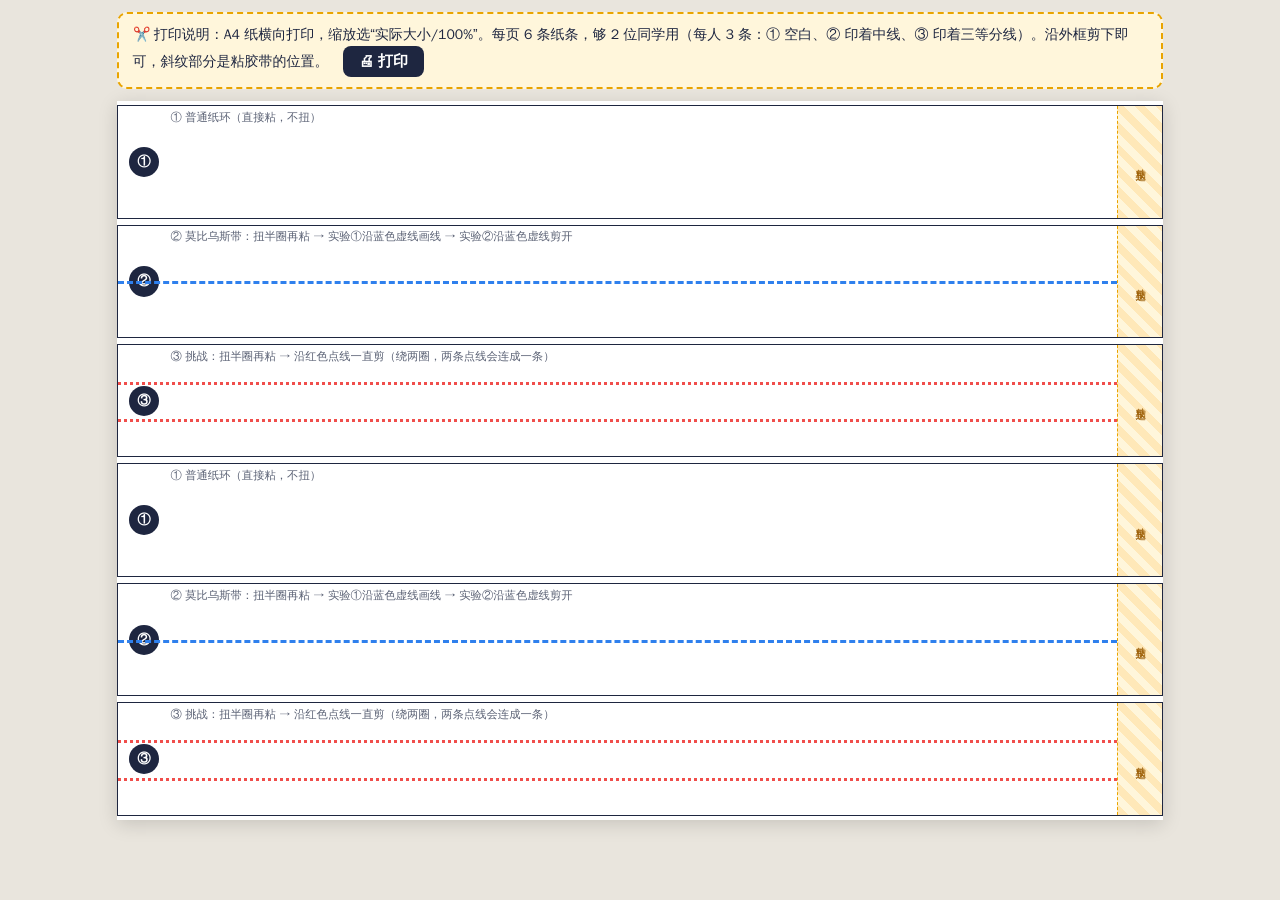
<file: printables/ep03-纸条.html>
<!DOCTYPE html>
<html lang="zh-CN">
<head>
<meta charset="UTF-8">
<title>第3集 神奇的纸环 · 实验纸条</title>
<style>
  @page { size: A4 landscape; margin: 10mm; }
  * { box-sizing: border-box; }
  body {
    margin: 0; background: #E9E5DD; color: #1E2640;
    font-family: "PingFang SC", "Microsoft YaHei", "微软雅黑", "Noto Sans CJK SC", "WenQuanYi Zen Hei", sans-serif;
    -webkit-print-color-adjust: exact; print-color-adjust: exact;
  }
  .tip { max-width: 277mm; margin: 12px auto; background: #FFF6DB; border: 2px dashed #E9A400; border-radius: 10px; padding: 10px 14px; font-size: 14px; line-height: 1.6; }
  .tip button { font-size: 15px; font-weight: 800; padding: 6px 16px; border-radius: 8px; border: 0; background: #1E2640; color: #fff; cursor: pointer; margin-left: 10px; }
  .page { width: 277mm; height: 190mm; margin: 12px auto; background: #fff; box-shadow: 0 4px 18px rgba(0,0,0,.15); display: flex; flex-direction: column; justify-content: space-between; padding: 1mm 0; }
  @media print {
    body { background: #fff; }
    .tip { display: none; }
    .page { margin: 0; box-shadow: none; }
  }
  .strip { position: relative; height: 30mm; border: 0.4mm solid #1E2640; }
  .strip .label { position: absolute; left: 14mm; top: 1mm; font-size: 8.5pt; color: #5B6275; }
  .strip .glue { position: absolute; right: 0; top: 0; bottom: 0; width: 12mm; background: repeating-linear-gradient(45deg, #FFE8B8 0 2mm, #FFF6DB 2mm 4mm); border-left: 0.3mm dashed #E9A400; display: flex; align-items: center; justify-content: center; }
  .strip .glue span { writing-mode: vertical-rl; font-size: 8pt; color: #9A5B00; letter-spacing: 1px; }
  .strip .line { position: absolute; left: 0; right: 12mm; border-top: 0.8mm dashed #2F80ED; }
  .strip .line.third { border-top: 0.8mm dotted #F04E4B; }
  .strip .n { position: absolute; left: 3mm; top: 50%; transform: translateY(-50%); width: 8mm; height: 8mm; border-radius: 50%; background: #1E2640; color: #fff; font-size: 10pt; font-weight: 800; display: flex; align-items: center; justify-content: center; }
</style>
</head>
<body>

<div class="tip">✂️ 打印说明：A4 纸<b>横向</b>打印，缩放选“实际大小/100%”。每页 6 条纸条，够 <b>2 位同学</b>用（每人 3 条：① 空白、② 印着中线、③ 印着三等分线）。沿外框剪下即可，斜纹部分是粘胶带的位置。
  <button onclick="window.print()">🖨 打印</button></div>

<div class="page" id="page"></div>

<script>
  var kinds = [
    { n: '①', label: '① 普通纸环（直接粘，不扭）', lines: [] },
    { n: '②', label: '② 莫比乌斯带：扭半圈再粘 → 实验①沿蓝色虚线画线 → 实验②沿蓝色虚线剪开', lines: [['', 50]] },
    // 莫比乌斯带上，离一边 1/3 的线绕一圈后会接到 2/3 处，所以两条点线其实是同一条剪线
    { n: '③', label: '③ 挑战：扭半圈再粘 → 沿红色点线一直剪（绕两圈，两条点线会连成一条）', lines: [['third', 100 / 3], ['third', 200 / 3]] }
  ];
  var html = '';
  [0, 1, 2, 0, 1, 2].forEach(function (k) {
    var d = kinds[k];
    html += '<div class="strip"><div class="n">' + d.n + '</div><div class="label">' + d.label + '</div>' +
      d.lines.map(function (l) { return '<div class="line ' + l[0] + '" style="top:' + l[1] + '%"></div>'; }).join('') +
      '<div class="glue"><span>粘这里</span></div></div>';
  });
  document.getElementById('page').innerHTML = html;
</script>
</body>
</html>
</file>
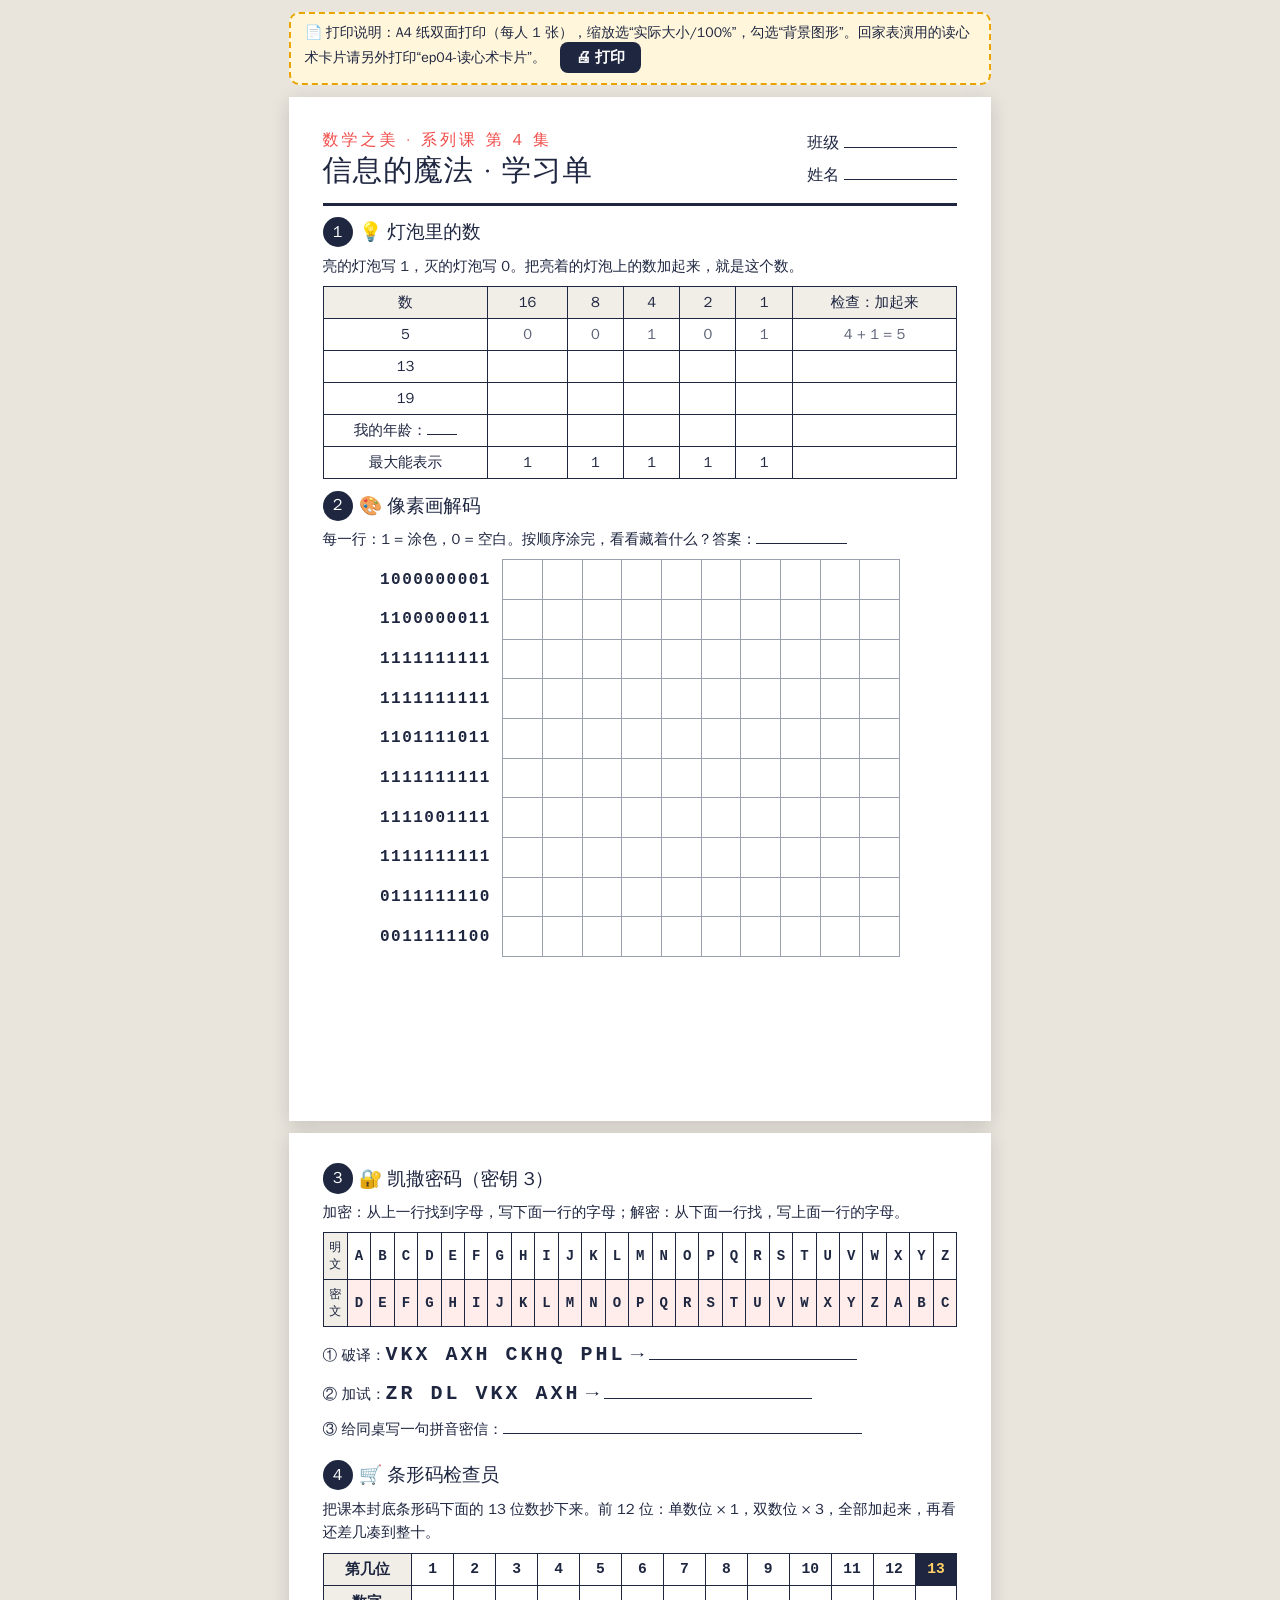
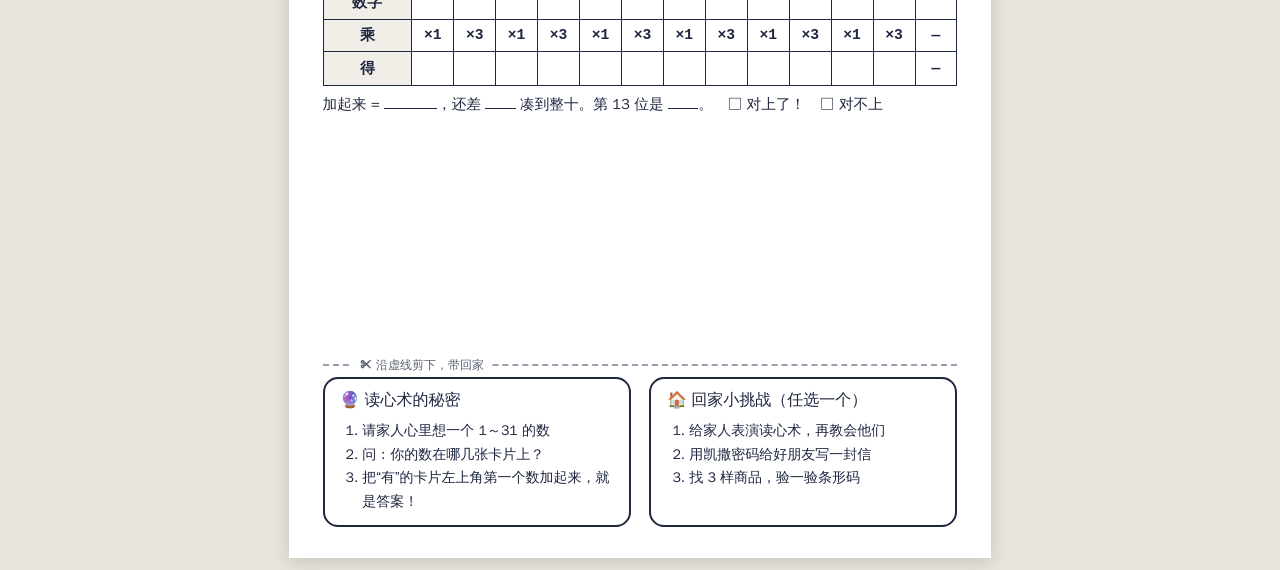
<file: printables/ep04-学习单.html>
<!DOCTYPE html>
<html lang="zh-CN">
<head>
<meta charset="UTF-8">
<title>第4集 信息的魔法 · 学习单</title>
<style>
  @page { size: A4 portrait; margin: 12mm; }
  * { box-sizing: border-box; }
  body {
    margin: 0; background: #E9E5DD; color: #1E2640;
    font-family: "PingFang SC", "Microsoft YaHei", "微软雅黑", "Noto Sans CJK SC", "WenQuanYi Zen Hei", sans-serif;
    -webkit-print-color-adjust: exact; print-color-adjust: exact;
  }
  .tip { max-width: 186mm; margin: 12px auto; background: #FFF6DB; border: 2px dashed #E9A400; border-radius: 10px; padding: 10px 14px; font-size: 14px; }
  .tip button { font-size: 15px; font-weight: 800; padding: 6px 16px; border-radius: 8px; border: 0; background: #1E2640; color: #fff; cursor: pointer; margin-left: 10px; }
  .page {
    width: 186mm; min-height: 271mm; margin: 12px auto; padding: 8mm 9mm;
    background: #fff; box-shadow: 0 4px 18px rgba(0,0,0,.15);
    display: flex; flex-direction: column; gap: 3mm;
  }
  @media print {
    body { background: #fff; }
    .tip { display: none; }
    .page { margin: 0; box-shadow: none; padding: 0; page-break-after: always; min-height: auto; height: 271mm; }
  }
  header { display: flex; align-items: flex-end; justify-content: space-between; border-bottom: 3px solid #1E2640; padding-bottom: 3mm; }
  header h1 { margin: 0; font-size: 22pt; letter-spacing: 1px; }
  header h1 small { font-size: 12pt; font-weight: 700; color: #F04E4B; display: block; letter-spacing: 3px; }
  header .who { font-size: 12pt; line-height: 2; }
  header .who span { display: inline-block; width: 30mm; border-bottom: 1px solid #1E2640; }
  h2 { margin: 0 0 2mm; font-size: 14pt; display: flex; align-items: center; gap: 6px; }
  h2 .n { background: #1E2640; color: #fff; border-radius: 50%; width: 8mm; height: 8mm; display: inline-flex; align-items: center; justify-content: center; font-size: 12pt; }
  p { margin: 0 0 2mm; font-size: 11pt; line-height: 1.6; }
  table { border-collapse: collapse; font-size: 11pt; }
  th, td { border: 1.5px solid #1E2640; padding: 1.6mm 1.5mm; text-align: center; }
  th { background: #F1EEE8; font-weight: 700; }
  td.given { color: #5B6275; }
  .mono { font-family: Consolas, "Courier New", monospace; font-weight: 700; }
  .fill { display: inline-block; min-width: 14mm; border-bottom: 1.5px solid #1E2640; }
  .pix { border-collapse: collapse; }
  .pix td { width: 10.5mm; height: 10.5mm; padding: 0; border: 1px solid #9AA0AE; }
  .pix td.code { border: 0; width: auto; padding-right: 3mm; font-family: Consolas, "Courier New", monospace; font-weight: 700; font-size: 12pt; letter-spacing: 1.5px; }
  .abc td { width: 6.6mm; padding: 1mm 0; font-family: Consolas, "Courier New", monospace; font-weight: 700; font-size: 10.5pt; }
  .code-line { font-family: Consolas, "Courier New", monospace; font-weight: 900; font-size: 15pt; letter-spacing: 3px; }
  .card { border: 2px solid #1E2640; border-radius: 4mm; padding: 3mm 4mm; }
  ol { margin: 0; padding-left: 6mm; font-size: 10.5pt; line-height: 1.7; }
  .cut { border-top: 2px dashed #9AA0AE; margin-top: auto; padding-top: 3mm; position: relative; }
  .cut::before { content: "✂ 沿虚线剪下，带回家"; position: absolute; top: -9px; left: 8mm; background: #fff; padding: 0 2mm; font-size: 9pt; color: #5B6275; }
</style>
</head>
<body>

<div class="tip">📄 打印说明：A4 纸<b>双面</b>打印（每人 1 张），缩放选“实际大小/100%”，勾选“背景图形”。回家表演用的读心术卡片请另外打印“ep04-读心术卡片”。
  <button onclick="window.print()">🖨 打印</button></div>

<!-- ======================= 第 1 页 ======================= -->
<div class="page">
  <header>
    <h1><small>数学之美 · 系列课 第 4 集</small>信息的魔法 · 学习单</h1>
    <div class="who">班级 <span></span><br>姓名 <span></span></div>
  </header>

  <section>
    <h2><span class="n">1</span>💡 灯泡里的数</h2>
    <p>亮的灯泡写 <b>1</b>，灭的灯泡写 <b>0</b>。把亮着的灯泡上的数加起来，就是这个数。</p>
    <table style="width:100%">
      <tr><th style="width:26%">数</th><th>16</th><th>8</th><th>4</th><th>2</th><th>1</th><th style="width:26%">检查：加起来</th></tr>
      <tr><td>5</td><td class="given">0</td><td class="given">0</td><td class="given">1</td><td class="given">0</td><td class="given">1</td><td class="given">4 + 1 = 5</td></tr>
      <tr><td>13</td><td></td><td></td><td></td><td></td><td></td><td></td></tr>
      <tr><td>19</td><td></td><td></td><td></td><td></td><td></td><td></td></tr>
      <tr><td>我的年龄：<span class="fill" style="min-width:8mm"></span></td><td></td><td></td><td></td><td></td><td></td><td></td></tr>
      <tr><td>最大能表示</td><td>1</td><td>1</td><td>1</td><td>1</td><td>1</td><td></td></tr>
    </table>
  </section>

  <section>
    <h2><span class="n">2</span>🎨 像素画解码</h2>
    <p>每一行：<b>1 = 涂色</b>，<b>0 = 空白</b>。按顺序涂完，看看藏着什么？答案：<span class="fill" style="min-width:24mm"></span></p>
    <div style="display:flex;justify-content:center"><table class="pix" id="pix"></table></div>
  </section>
</div>

<!-- ======================= 第 2 页 ======================= -->
<div class="page">
  <section>
    <h2><span class="n">3</span>🔐 凯撒密码（密钥 3）</h2>
    <p>加密：从上一行找到字母，写下面一行的字母；<b>解密</b>：从下面一行找，写上面一行的字母。</p>
    <table class="abc" id="abc"></table>
    <p style="margin-top:3mm">① 破译：<span class="code-line">VKX AXH CKHQ PHL</span> → <span class="fill" style="min-width:55mm"></span></p>
    <p>② 加试：<span class="code-line">ZR DL VKX AXH</span> → <span class="fill" style="min-width:55mm"></span></p>
    <p>③ 给同桌写一句拼音密信：<span class="fill" style="min-width:95mm"></span></p>
  </section>

  <section>
    <h2><span class="n">4</span>🛒 条形码检查员</h2>
    <p>把课本封底条形码下面的 13 位数抄下来。前 12 位：<b>单数位 × 1，双数位 × 3</b>，全部加起来，再看<b>还差几凑到整十</b>。</p>
    <table style="width:100%" class="mono">
      <tr><th style="width:14%">第几位</th><td>1</td><td>2</td><td>3</td><td>4</td><td>5</td><td>6</td><td>7</td><td>8</td><td>9</td><td>10</td><td>11</td><td>12</td><td style="background:#1E2640;color:#FFD166">13</td></tr>
      <tr><th>数字</th><td style="height:9mm"></td><td></td><td></td><td></td><td></td><td></td><td></td><td></td><td></td><td></td><td></td><td></td><td></td></tr>
      <tr><th>乘</th><td>×1</td><td>×3</td><td>×1</td><td>×3</td><td>×1</td><td>×3</td><td>×1</td><td>×3</td><td>×1</td><td>×3</td><td>×1</td><td>×3</td><td>—</td></tr>
      <tr><th>得</th><td style="height:9mm"></td><td></td><td></td><td></td><td></td><td></td><td></td><td></td><td></td><td></td><td></td><td></td><td>—</td></tr>
    </table>
    <p style="margin-top:2mm">加起来 = <span class="fill"></span>，还差 <span class="fill" style="min-width:8mm"></span> 凑到整十。第 13 位是 <span class="fill" style="min-width:8mm"></span>。　□ 对上了！　□ 对不上</p>
  </section>

  <div class="cut">
    <div style="display:flex;gap:5mm">
      <div class="card" style="flex:1">
        <h2 style="font-size:12pt">🔮 读心术的秘密</h2>
        <ol>
          <li>请家人心里想一个 1～31 的数</li>
          <li>问：你的数在哪几张卡片上？</li>
          <li>把“有”的卡片<b>左上角第一个数</b>加起来，就是答案！</li>
        </ol>
      </div>
      <div class="card" style="flex:1">
        <h2 style="font-size:12pt">🏠 回家小挑战（任选一个）</h2>
        <ol>
          <li>给家人表演读心术，再教会他们</li>
          <li>用凯撒密码给好朋友写一封信</li>
          <li>找 3 样商品，验一验条形码</li>
        </ol>
      </div>
    </div>
  </div>
</div>

<script>
  // 第 2 题：小猫脸（和课件里的爱心不一样，学生要自己解码）
  var CAT = ['1000000001', '1100000011', '1111111111', '1111111111', '1101111011', '1111111111', '1111001111', '1111111111', '0111111110', '0011111100'];
  document.getElementById('pix').innerHTML = CAT.map(function (row) {
    return '<tr><td class="code">' + row + '</td>' + row.split('').map(function () { return '<td></td>'; }).join('') + '</tr>';
  }).join('');
  // 第 3 题：密钥 3 的对照表
  var A = 'ABCDEFGHIJKLMNOPQRSTUVWXYZ';
  document.getElementById('abc').innerHTML =
    '<tr><th style="font-size:9pt">明文</th>' + A.split('').map(function (c) { return '<td>' + c + '</td>'; }).join('') + '</tr>' +
    '<tr><th style="font-size:9pt">密文</th>' + A.split('').map(function (c, i) { return '<td style="background:#FFEDEC">' + A[(i + 3) % 26] + '</td>'; }).join('') + '</tr>';
</script>
</body>
</html>
</file>
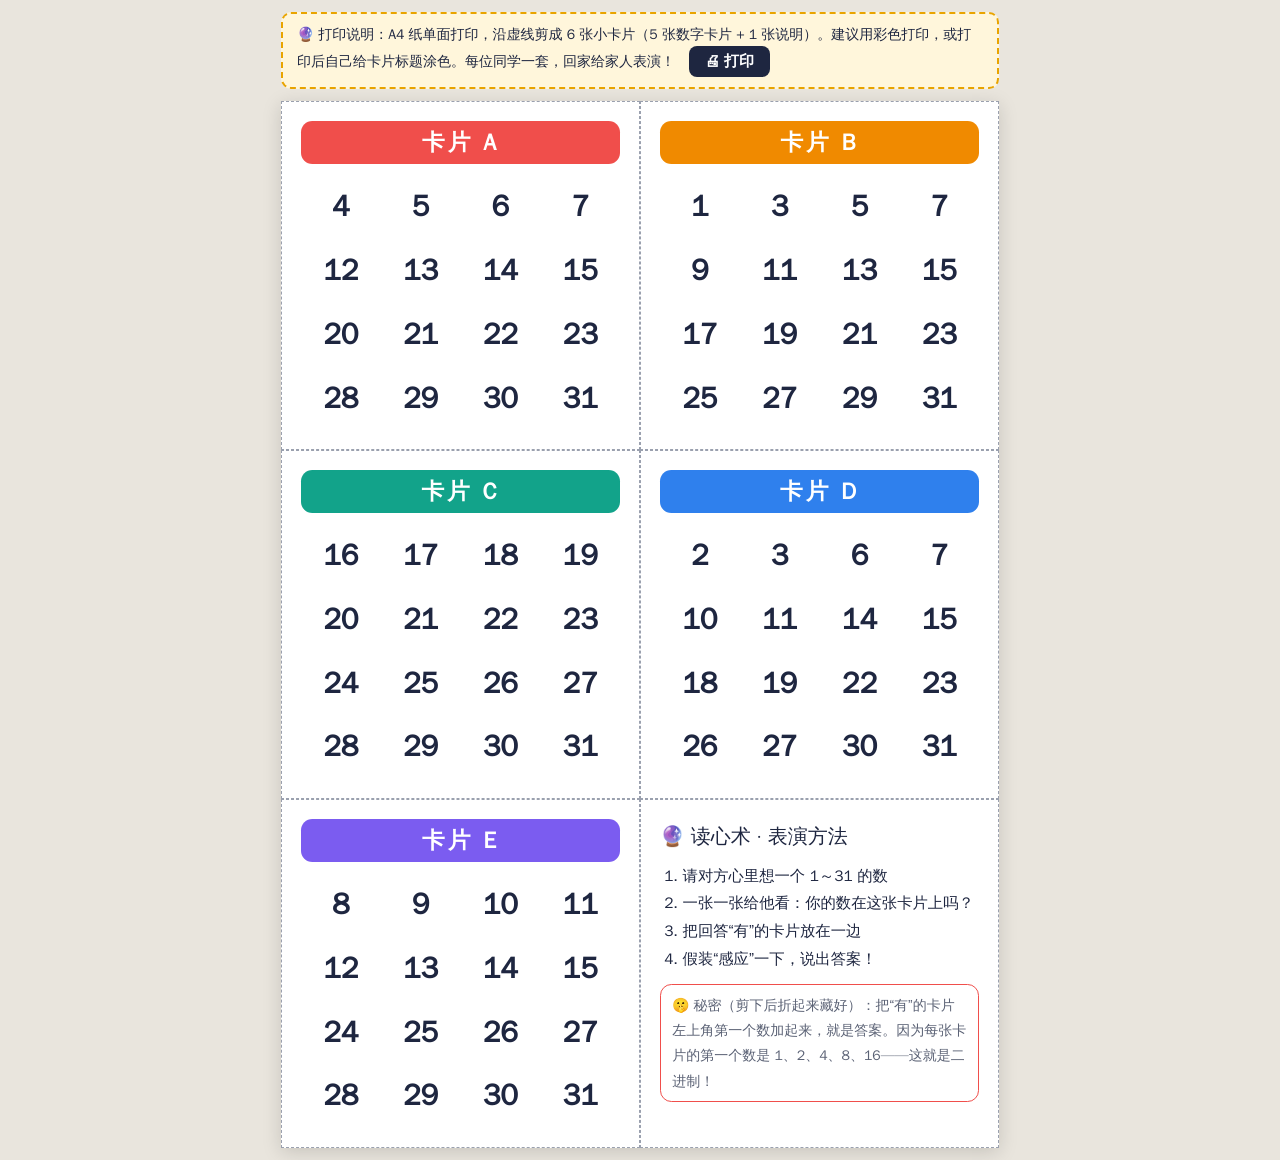
<file: printables/ep04-读心术卡片.html>
<!DOCTYPE html>
<html lang="zh-CN">
<head>
<meta charset="UTF-8">
<title>第4集 · 读心术卡片</title>
<style>
  @page { size: A4 portrait; margin: 10mm; }
  * { box-sizing: border-box; }
  body {
    margin: 0; background: #E9E5DD; color: #1E2640;
    font-family: "PingFang SC", "Microsoft YaHei", "微软雅黑", "Noto Sans CJK SC", "WenQuanYi Zen Hei", sans-serif;
    -webkit-print-color-adjust: exact; print-color-adjust: exact;
  }
  .tip { max-width: 190mm; margin: 12px auto; background: #FFF6DB; border: 2px dashed #E9A400; border-radius: 10px; padding: 10px 14px; font-size: 14px; line-height: 1.6; }
  .tip button { font-size: 15px; font-weight: 800; padding: 6px 16px; border-radius: 8px; border: 0; background: #1E2640; color: #fff; cursor: pointer; margin-left: 10px; }
  .page { width: 190mm; height: 277mm; margin: 12px auto; background: #fff; box-shadow: 0 4px 18px rgba(0,0,0,.15);
    display: grid; grid-template-columns: 1fr 1fr; grid-template-rows: repeat(3, 1fr); }
  @media print { body { background: #fff; } .tip { display: none; } .page { margin: 0; box-shadow: none; } }
  .card { border: 0.4mm dashed #9AA0AE; padding: 5mm; display: flex; flex-direction: column; }
  .card .hd { color: #fff; font-size: 17pt; font-weight: 900; text-align: center; border-radius: 3mm; padding: 1.5mm; letter-spacing: 3px; }
  .card .grid { flex: 1; display: grid; grid-template-columns: repeat(4, 1fr); align-items: center; justify-items: center; margin-top: 3mm; }
  .card .grid span { font-size: 22pt; font-weight: 800; font-variant-numeric: tabular-nums; }
  .howto { font-size: 11.5pt; line-height: 1.8; }
  .howto h3 { margin: 0 0 2mm; font-size: 15pt; }
  .howto ol { margin: 0; padding-left: 6mm; }
  .howto .secret { margin-top: 3mm; border: 0.5mm solid #F04E4B; border-radius: 3mm; padding: 2mm 3mm; font-size: 10.5pt; color: #5B6275; }
</style>
</head>
<body>

<div class="tip">🔮 打印说明：A4 纸单面打印，沿虚线剪成 6 张小卡片（5 张数字卡片 + 1 张说明）。建议用<b>彩色</b>打印，或打印后自己给卡片标题涂色。每位同学一套，回家给家人表演！
  <button onclick="window.print()">🖨 打印</button></div>

<div class="page" id="page"></div>

<script>
  // 与课件中的卡片完全一致：卡片 A～E 对应的二进制位
  var ORDER = [2, 0, 4, 1, 3], COLORS = ['#F04E4B', '#F08A00', '#12A38A', '#2F80ED', '#7B5CF0'], LETTERS = 'ABCDE';
  var html = '';
  ORDER.forEach(function (bit, k) {
    var nums = [];
    for (var n = 1; n <= 31; n++) if ((n >> bit) & 1) nums.push(n);
    html += '<div class="card"><div class="hd" style="background:' + COLORS[k] + '">卡片 ' + LETTERS[k] + '</div><div class="grid">' +
      nums.map(function (x) { return '<span>' + x + '</span>'; }).join('') + '</div></div>';
  });
  html += '<div class="card howto"><h3>🔮 读心术 · 表演方法</h3><ol>' +
    '<li>请对方心里想一个 <b>1～31</b> 的数</li>' +
    '<li>一张一张给他看：你的数在这张卡片上吗？</li>' +
    '<li>把回答“有”的卡片放在一边</li>' +
    '<li>假装“感应”一下，说出答案！</li></ol>' +
    '<div class="secret">🤫 秘密（剪下后折起来藏好）：把“有”的卡片<b>左上角第一个数</b>加起来，就是答案。因为每张卡片的第一个数是 1、2、4、8、16——这就是<b>二进制</b>！</div></div>';
  document.getElementById('page').innerHTML = html;
</script>
</body>
</html>
</file>
